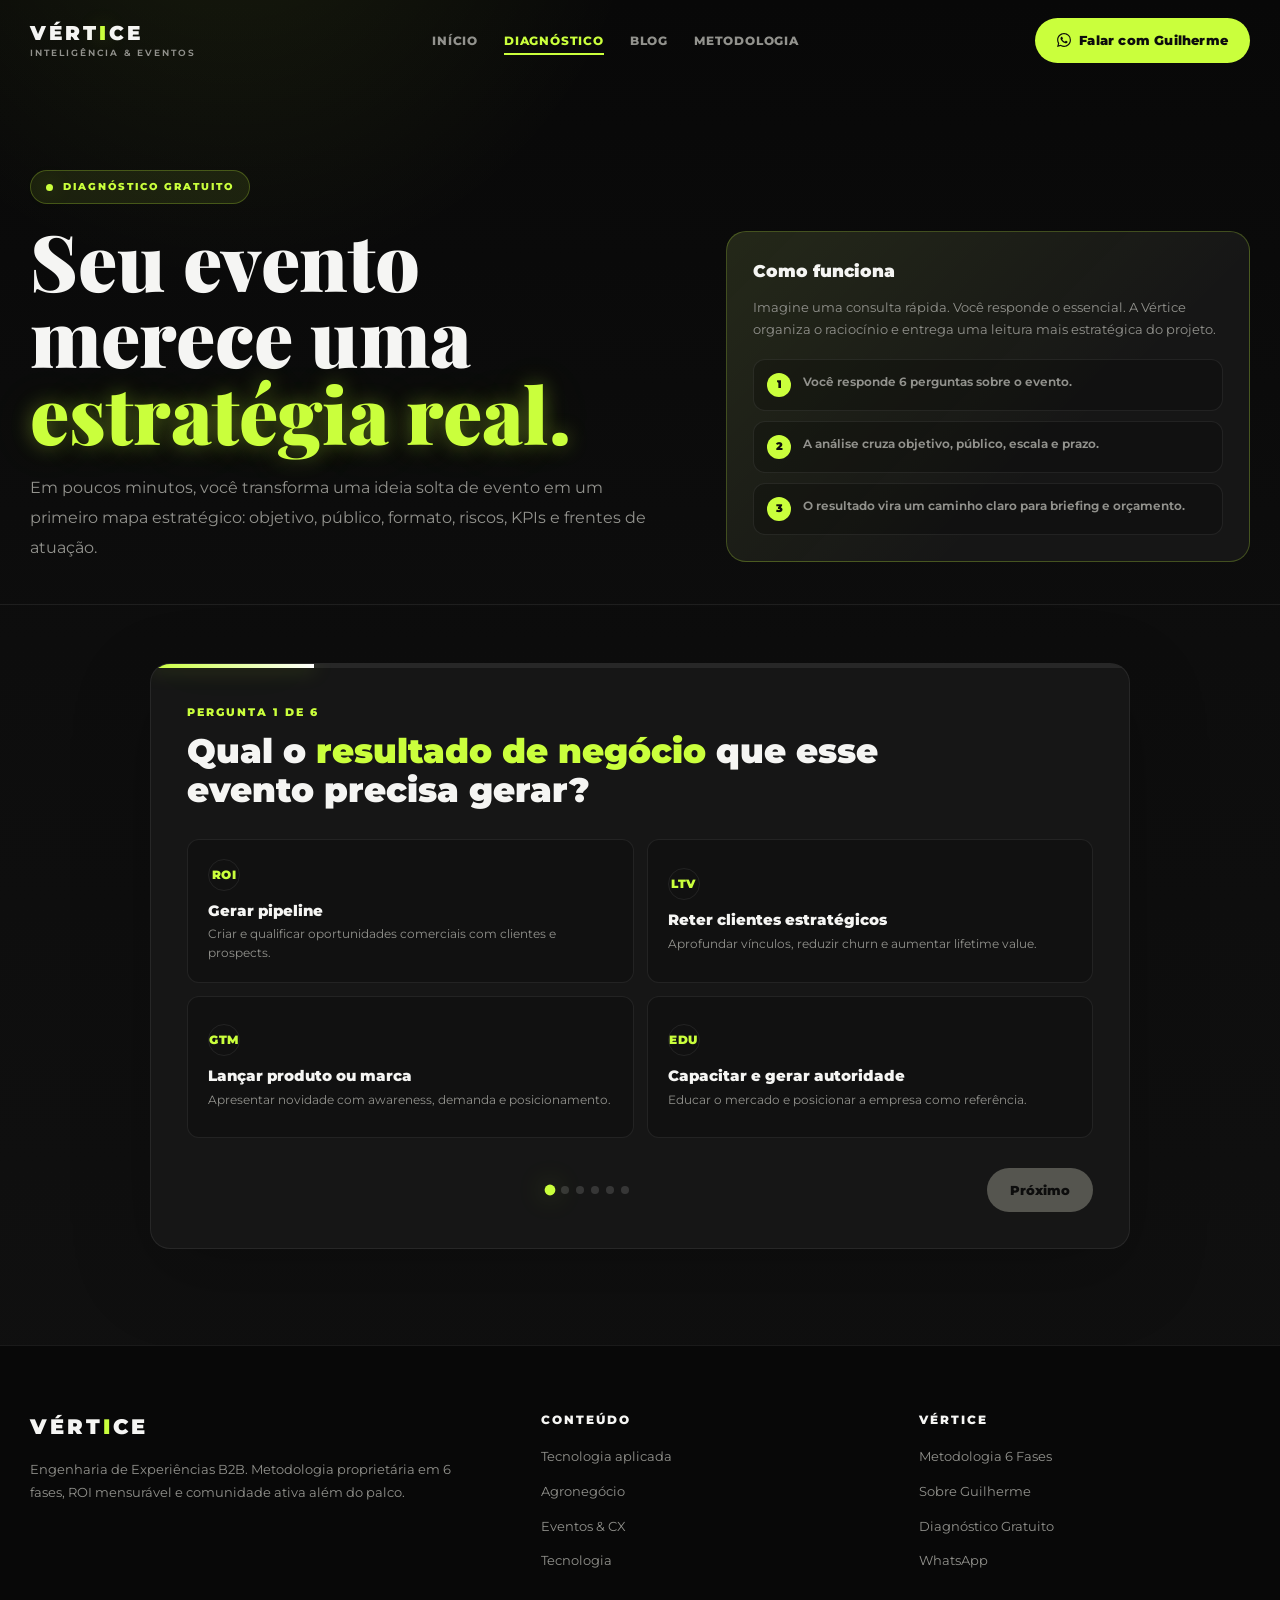
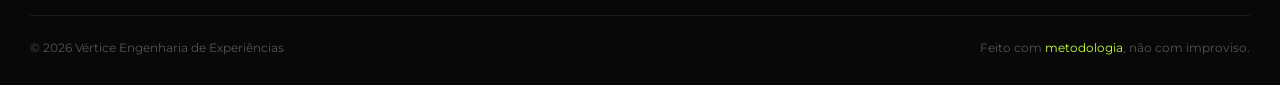
<file: diagnostico.html>
<!DOCTYPE html>
<html lang="pt-BR">
<head>
  <meta charset="UTF-8">
  <meta name="viewport" content="width=device-width, initial-scale=1.0">
  <meta name="description" content="Diagnóstico Vértice: 6 perguntas para transformar seu evento B2B em uma estratégia de negócio.">
  <title>Diagnóstico — Vértice Inteligência & Eventos</title>
  <link rel="preconnect" href="https://fonts.googleapis.com">
  <link rel="preconnect" href="https://fonts.gstatic.com" crossorigin>
  <link href="https://fonts.googleapis.com/css2?family=Montserrat:wght@300;400;500;600;700;800;900&family=Playfair+Display:ital,wght@0,700;0,900;1,700&display=swap" rel="stylesheet">
  <link rel="stylesheet" href="styles.css">
  <style>
    .diag-hero {
      padding: 92px 0 42px;
      border-bottom: 1px solid var(--border);
    }

    .diag-hero__grid {
      display: grid;
      grid-template-columns: minmax(0, 1.1fr) minmax(280px, 0.9fr);
      gap: 56px;
      align-items: end;
    }

    .diag-badge {
      display: inline-flex;
      align-items: center;
      gap: 10px;
      margin-bottom: 18px;
      padding: 8px 15px;
      border: 1px solid var(--border-neon);
      border-radius: 999px;
      background: var(--neon-dim);
      color: var(--neon);
      font-size: 10px;
      font-weight: 850;
      letter-spacing: 2px;
      text-transform: uppercase;
    }

    .diag-title {
      max-width: 850px;
      margin: 0;
      font-family: var(--font-display);
      font-size: clamp(42px, 7vw, 78px);
      font-weight: 900;
      letter-spacing: 0;
      line-height: 0.98;
    }

    .diag-title span {
      color: var(--neon);
      text-shadow: var(--neon-glow);
    }

    .diag-copy {
      max-width: 690px;
      margin: 22px 0 0;
      color: var(--text-muted);
      font-size: 16px;
      line-height: 1.85;
    }

    .diag-panel {
      padding: 26px;
      background:
        linear-gradient(135deg, rgba(202, 255, 60, 0.08), transparent 65%),
        var(--bg-card);
      border: 1px solid var(--border-neon);
      border-radius: var(--radius-lg);
    }

    .diag-panel h2 {
      margin: 0 0 10px;
      font-size: 17px;
      font-weight: 900;
    }

    .diag-panel p {
      margin: 0;
      color: var(--text-muted);
      font-size: 13px;
      line-height: 1.75;
    }

    .diag-panel__steps {
      display: grid;
      gap: 10px;
      margin-top: 18px;
    }

    .diag-panel__step {
      display: flex;
      gap: 12px;
      align-items: flex-start;
      padding: 13px;
      border: 1px solid var(--border);
      border-radius: var(--radius);
      background: rgba(0, 0, 0, 0.22);
    }

    .diag-panel__step strong {
      display: grid;
      place-items: center;
      width: 24px;
      height: 24px;
      flex: 0 0 24px;
      border-radius: 50%;
      background: var(--neon);
      color: #0d0d0d;
      font-size: 11px;
      font-weight: 950;
    }

    .diag-panel__step span {
      color: var(--text-muted);
      font-size: 12px;
      font-weight: 650;
      line-height: 1.55;
    }

    .diag-section {
      padding: 58px 0 96px;
    }

    .diag-shell {
      max-width: 980px;
      margin: 0 auto;
    }

    .wizard-wrap {
      overflow: hidden;
      background: var(--bg-card);
      border: 1px solid var(--border);
      border-radius: var(--radius-lg);
      box-shadow: 0 24px 80px rgba(0, 0, 0, 0.22);
    }

    .wizard-progress {
      height: 4px;
      background: var(--border);
    }

    .wizard-progress-fill {
      width: 16.666%;
      height: 100%;
      background: linear-gradient(90deg, var(--neon), #fff);
      box-shadow: var(--neon-glow);
      transition: width 420ms ease;
    }

    .wizard-body {
      padding: 36px;
    }

    .step {
      display: none;
      animation: fadeStep 360ms ease;
    }

    .step.active {
      display: block;
    }

    @keyframes fadeStep {
      from {
        opacity: 0;
        transform: translateY(12px);
      }
      to {
        opacity: 1;
        transform: none;
      }
    }

    .step-count {
      margin-bottom: 10px;
      color: var(--neon);
      font-size: 11px;
      font-weight: 850;
      letter-spacing: 2px;
      text-transform: uppercase;
    }

    .step-question {
      max-width: 760px;
      margin: 0 0 28px;
      font-size: clamp(22px, 3.4vw, 34px);
      font-weight: 900;
      letter-spacing: 0;
      line-height: 1.16;
    }

    .step-question span {
      color: var(--neon);
    }

    .options-grid {
      display: grid;
      grid-template-columns: repeat(2, minmax(0, 1fr));
      gap: 13px;
    }

    .opt-btn {
      min-height: 142px;
      padding: 19px 20px;
      border: 1px solid var(--border);
      border-radius: var(--radius);
      background: var(--bg-2);
      color: inherit;
      text-align: left;
      cursor: pointer;
      transition: background var(--tr), border-color var(--tr), transform var(--tr);
    }

    .opt-btn:hover {
      border-color: var(--border-neon);
      background: var(--neon-dim);
      transform: translateY(-2px);
    }

    .opt-btn.selected {
      border-color: var(--neon);
      background: var(--neon-dim);
      box-shadow: inset 0 0 0 1px rgba(202, 255, 60, 0.12);
    }

    .opt-icon {
      display: inline-flex;
      align-items: center;
      justify-content: center;
      min-width: 32px;
      height: 32px;
      margin-bottom: 11px;
      border: 1px solid var(--border);
      border-radius: 999px;
      color: var(--neon);
      font-size: 12px;
      font-weight: 950;
      letter-spacing: 0.5px;
    }

    .opt-label {
      display: block;
      margin-bottom: 5px;
      color: var(--text);
      font-size: 15px;
      font-weight: 850;
      line-height: 1.25;
    }

    .opt-desc {
      display: block;
      color: var(--text-muted);
      font-size: 12px;
      line-height: 1.55;
    }

    .step-nav {
      display: flex;
      align-items: center;
      justify-content: space-between;
      gap: 18px;
      margin-top: 30px;
    }

    .step-dots {
      display: flex;
      gap: 7px;
      align-items: center;
      justify-content: center;
    }

    .step-dot {
      width: 8px;
      height: 8px;
      border-radius: 50%;
      background: var(--border-strong);
      transition: background var(--tr), transform var(--tr), box-shadow var(--tr);
    }

    .step-dot.done,
    .step-dot.current {
      background: var(--neon);
    }

    .step-dot.current {
      transform: scale(1.35);
      box-shadow: var(--neon-glow);
    }

    .btn-back,
    .btn-next {
      min-height: 44px;
      padding: 12px 23px;
      border-radius: 999px;
      font-size: 13px;
      font-weight: 850;
      cursor: pointer;
      transition: background var(--tr), border-color var(--tr), color var(--tr), transform var(--tr), box-shadow var(--tr);
    }

    .btn-back {
      border: 1px solid var(--border);
      background: transparent;
      color: var(--text-muted);
    }

    .btn-back:hover {
      color: var(--text);
      border-color: var(--border-strong);
    }

    .btn-next {
      background: var(--neon);
      color: #0d0d0d;
    }

    .btn-next:hover {
      background: #fff;
      box-shadow: var(--neon-glow);
      transform: translateY(-2px);
    }

    .btn-next:disabled {
      background: var(--text-dim);
      box-shadow: none;
      cursor: not-allowed;
      transform: none;
    }

    .result-panel {
      display: none;
      padding: 0;
    }

    .result-panel.show {
      display: block;
      animation: fadeStep 420ms ease;
    }

    .result-loading,
    .result-error {
      padding: 54px 28px;
      text-align: center;
    }

    .spinner {
      width: 48px;
      height: 48px;
      margin: 0 auto 20px;
      border: 3px solid var(--border);
      border-top-color: var(--neon);
      border-radius: 50%;
      animation: spin 850ms linear infinite;
    }

    @keyframes spin {
      to {
        transform: rotate(360deg);
      }
    }

    .result-loading p,
    .result-error p {
      max-width: 560px;
      margin: 0 auto 8px;
      color: var(--text-muted);
      font-size: 15px;
      line-height: 1.7;
    }

    .result-loading small,
    .result-error small {
      color: var(--text-dim);
      font-size: 12px;
    }

    .loading-note {
      display: inline-flex;
      align-items: center;
      gap: 8px;
      margin-top: 18px;
      color: var(--neon);
      font-size: 12px;
      font-weight: 800;
    }

    .result-error {
      display: none;
    }

    .result-error.show {
      display: block;
    }

    .result-error__icon {
      margin-bottom: 10px;
      color: var(--neon);
      font-size: 34px;
      font-weight: 950;
    }

    .result-content {
      display: none;
    }

    .result-content.show {
      display: block;
    }

    .result-hero {
      padding: 30px 36px 26px;
      background: linear-gradient(135deg, rgba(202, 255, 60, 0.08), transparent 70%);
      border-bottom: 1px solid var(--border);
    }

    .result-tags {
      display: flex;
      flex-wrap: wrap;
      gap: 8px;
      margin-bottom: 14px;
    }

    .result-tag {
      display: inline-flex;
      align-items: center;
      gap: 6px;
      padding: 5px 12px;
      border: 1px solid var(--border-neon);
      border-radius: 999px;
      background: var(--neon-dim);
      color: var(--neon);
      font-size: 10px;
      font-weight: 850;
      letter-spacing: 1px;
      text-transform: uppercase;
    }

    .result-tag.green {
      border-color: rgba(82, 214, 138, 0.24);
      background: rgba(82, 214, 138, 0.09);
      color: var(--success);
    }

    .result-hero h2 {
      margin: 0 0 8px;
      font-size: clamp(22px, 3.6vw, 34px);
      font-weight: 950;
      letter-spacing: 0;
      line-height: 1.12;
    }

    .result-hero p {
      margin: 0;
      color: var(--neon);
      font-size: 14px;
      font-weight: 750;
      line-height: 1.55;
    }

    .result-body {
      display: grid;
      gap: 24px;
      padding: 30px 36px 36px;
    }

    .result-block h3 {
      margin: 0 0 10px;
      color: var(--text);
      font-size: 11px;
      font-weight: 900;
      letter-spacing: 2px;
      text-transform: uppercase;
    }

    .result-block p {
      margin: 0;
      color: var(--text-muted);
      font-size: 14px;
      line-height: 1.85;
    }

    .highlight-box {
      padding: 20px;
      border: 1px solid var(--border-neon);
      border-radius: var(--radius);
      background: var(--neon-dim);
    }

    .highlight-box p {
      color: var(--text);
      font-weight: 700;
      line-height: 1.7;
    }

    .result-grid {
      display: grid;
      grid-template-columns: repeat(2, minmax(0, 1fr));
      gap: 14px;
    }

    .result-card {
      padding: 18px;
      border: 1px solid var(--border);
      border-radius: var(--radius);
      background: var(--bg);
    }

    .result-card__title {
      display: flex;
      align-items: center;
      gap: 10px;
      margin-bottom: 8px;
      color: var(--text);
      font-size: 13px;
      font-weight: 900;
    }

    .result-card__title span {
      display: grid;
      place-items: center;
      width: 26px;
      height: 26px;
      border: 1px solid var(--border-neon);
      border-radius: 50%;
      color: var(--neon);
      font-size: 11px;
      font-weight: 950;
    }

    .result-card p,
    .result-card li {
      color: var(--text-muted);
      font-size: 12px;
      line-height: 1.65;
    }

    .result-card p {
      margin: 0 0 10px;
    }

    .deliverable {
      display: block;
      padding: 7px 10px;
      border-radius: 8px;
      background: var(--neon-dim);
      color: var(--neon);
      font-size: 11px;
      font-weight: 800;
      line-height: 1.45;
    }

    .result-list {
      display: grid;
      gap: 8px;
      margin: 0;
      padding: 0;
      list-style: none;
    }

    .result-list li {
      position: relative;
      padding: 11px 12px 11px 34px;
      border: 1px solid var(--border);
      border-radius: 10px;
      background: var(--bg-card);
    }

    .result-list li::before {
      content: "";
      position: absolute;
      top: 17px;
      left: 14px;
      width: 7px;
      height: 7px;
      border-radius: 50%;
      background: var(--neon);
      box-shadow: var(--neon-glow);
    }

    .result-split {
      display: grid;
      grid-template-columns: 1fr 1fr;
      gap: 14px;
    }

    .risk-box {
      border-color: rgba(255, 112, 112, 0.25);
      background: rgba(255, 112, 112, 0.06);
    }

    .risk-box h3 {
      color: var(--danger);
    }

    .cta-row {
      display: flex;
      align-items: center;
      gap: 12px;
      flex-wrap: wrap;
      padding-top: 24px;
      border-top: 1px solid var(--border);
    }

    .restart-btn {
      background: transparent;
      color: var(--text-dim);
      font-size: 12px;
      font-weight: 800;
      cursor: pointer;
    }

    .restart-btn:hover {
      color: var(--text-muted);
    }

    @media (max-width: 980px) {
      .diag-hero__grid,
      .result-grid,
      .result-split {
        grid-template-columns: 1fr;
      }
    }

    @media (max-width: 720px) {
      .diag-hero {
        padding-top: 72px;
      }

      .wizard-body,
      .result-hero,
      .result-body {
        padding-inline: 20px;
      }

      .options-grid {
        grid-template-columns: 1fr;
      }

      .step-nav {
        display: grid;
        grid-template-columns: 1fr;
      }

      .step-dots {
        order: -1;
      }
    }
  </style>
</head>
<body>
  <div data-component="header"></div>

  <main class="page-shell">
    <section class="diag-hero">
      <div class="container diag-hero__grid">
        <div>
          <div class="diag-badge reveal"><span class="pulse-dot"></span> Diagnóstico gratuito</div>
          <h1 class="diag-title reveal d1">Seu evento merece uma <span>estratégia real.</span></h1>
          <p class="diag-copy reveal d2">
            Em poucos minutos, você transforma uma ideia solta de evento em um primeiro mapa estratégico: objetivo, público, formato, riscos, KPIs e frentes de atuação.
          </p>
        </div>

        <aside class="diag-panel reveal d3">
          <h2>Como funciona</h2>
          <p>Imagine uma consulta rápida. Você responde o essencial. A Vértice organiza o raciocínio e entrega uma leitura mais estratégica do projeto.</p>
          <div class="diag-panel__steps">
            <div class="diag-panel__step"><strong>1</strong><span>Você responde 6 perguntas sobre o evento.</span></div>
            <div class="diag-panel__step"><strong>2</strong><span>A análise cruza objetivo, público, escala e prazo.</span></div>
            <div class="diag-panel__step"><strong>3</strong><span>O resultado vira um caminho claro para briefing e orçamento.</span></div>
          </div>
        </aside>
      </div>
    </section>

    <section class="diag-section">
      <div class="container">
        <div class="diag-shell">
          <div class="wizard-wrap reveal">
            <div class="wizard-progress">
              <div class="wizard-progress-fill" id="progressFill"></div>
            </div>

            <div class="wizard-body" id="wizardSteps">
              <div class="step active" data-step="1">
                <div class="step-count">Pergunta 1 de 6</div>
                <h2 class="step-question">Qual o <span>resultado de negócio</span> que esse evento precisa gerar?</h2>
                <div class="options-grid">
                  <button class="opt-btn" data-val="gerar pipeline e novas oportunidades comerciais mensuráveis"><span class="opt-icon">ROI</span><span class="opt-label">Gerar pipeline</span><span class="opt-desc">Criar e qualificar oportunidades comerciais com clientes e prospects.</span></button>
                  <button class="opt-btn" data-val="retenção e fortalecimento de clientes estratégicos existentes"><span class="opt-icon">LTV</span><span class="opt-label">Reter clientes estratégicos</span><span class="opt-desc">Aprofundar vínculos, reduzir churn e aumentar lifetime value.</span></button>
                  <button class="opt-btn" data-val="lançamento e posicionamento de produto ou serviço no mercado"><span class="opt-icon">GTM</span><span class="opt-label">Lançar produto ou marca</span><span class="opt-desc">Apresentar novidade com awareness, demanda e posicionamento.</span></button>
                  <button class="opt-btn" data-val="capacitação técnica e educação do público com geração de autoridade"><span class="opt-icon">EDU</span><span class="opt-label">Capacitar e gerar autoridade</span><span class="opt-desc">Educar o mercado e posicionar a empresa como referência.</span></button>
                </div>
                <div class="step-nav">
                  <span></span>
                  <div class="step-dots" data-dots="1"></div>
                  <button class="btn-next" id="next1" disabled type="button" onclick="nextStep(1)">Próximo</button>
                </div>
              </div>

              <div class="step" data-step="2">
                <div class="step-count">Pergunta 2 de 6</div>
                <h2 class="step-question">Quem são as <span>pessoas que precisam ser impactadas</span>?</h2>
                <div class="options-grid">
                  <button class="opt-btn" data-val="executivos C-Level e diretores, tomadores de decisão estratégica e orçamentária"><span class="opt-icon">C</span><span class="opt-label">C-Level e diretores</span><span class="opt-desc">Quem aprova orçamento, estratégia e movimentos relevantes.</span></button>
                  <button class="opt-btn" data-val="gerentes, coordenadores e técnicos, influenciadores da decisão no dia a dia"><span class="opt-icon">OPS</span><span class="opt-label">Gerentes e técnicos</span><span class="opt-desc">Quem opera, recomenda e implementa as soluções.</span></button>
                  <button class="opt-btn" data-val="produtores rurais, cooperativas, distribuidores e técnicos do agronegócio"><span class="opt-icon">AG</span><span class="opt-label">Público do agronegócio</span><span class="opt-desc">Produtores, cooperados, distribuidores e consultores do campo.</span></button>
                  <button class="opt-btn" data-val="mix estratégico de múltiplos perfis de público com senioridades diferentes"><span class="opt-icon">MIX</span><span class="opt-label">Público misto</span><span class="opt-desc">Diferentes perfis e cargos no mesmo evento, exigindo segmentação.</span></button>
                </div>
                <div class="step-nav">
                  <button class="btn-back" type="button" onclick="prevStep(2)">Voltar</button>
                  <div class="step-dots" data-dots="2"></div>
                  <button class="btn-next" id="next2" disabled type="button" onclick="nextStep(2)">Próximo</button>
                </div>
              </div>

              <div class="step" data-step="3">
                <div class="step-count">Pergunta 3 de 6</div>
                <h2 class="step-question">Qual o <span>formato e duração</span> do evento?</h2>
                <div class="options-grid">
                  <button class="opt-btn" data-val="evento presencial de 1 dia, alta intensidade, foco em imersão e decisão"><span class="opt-icon">1D</span><span class="opt-label">1 dia presencial</span><span class="opt-desc">Imersão intensa, decisões rápidas e alto impacto por hora.</span></button>
                  <button class="opt-btn" data-val="evento presencial de 2 a 3 dias, convivência profunda, networking e conteúdo denso"><span class="opt-icon">3D</span><span class="opt-label">2 a 3 dias presencial</span><span class="opt-desc">Convivência, aprofundamento e dinâmicas de relacionamento.</span></button>
                  <button class="opt-btn" data-val="evento híbrido ou online, alcance ampliado com participação presencial âncora"><span class="opt-icon">ON</span><span class="opt-label">Híbrido ou online</span><span class="opt-desc">Presença física e digital para ampliar alcance geográfico.</span></button>
                  <button class="opt-btn" data-val="visita técnica, field trip ou dia de campo, experiência in loco no ambiente do cliente"><span class="opt-icon">FT</span><span class="opt-label">Field trip ou dia de campo</span><span class="opt-desc">Vivência real, demonstração prática e alta memorabilidade.</span></button>
                </div>
                <div class="step-nav">
                  <button class="btn-back" type="button" onclick="prevStep(3)">Voltar</button>
                  <div class="step-dots" data-dots="3"></div>
                  <button class="btn-next" id="next3" disabled type="button" onclick="nextStep(3)">Próximo</button>
                </div>
              </div>

              <div class="step" data-step="4">
                <div class="step-count">Pergunta 4 de 6</div>
                <h2 class="step-question">Quantas <span>pessoas</span> você quer impactar?</h2>
                <div class="options-grid">
                  <button class="opt-btn" data-val="até 40 pessoas, evento exclusivo de alta curadoria e profundidade"><span class="opt-icon">40</span><span class="opt-label">Até 40 pessoas</span><span class="opt-desc">Máxima exclusividade e público escolhido a dedo.</span></button>
                  <button class="opt-btn" data-val="40 a 150 pessoas, escala com personalização e equilíbrio entre impacto e profundidade"><span class="opt-icon">150</span><span class="opt-label">40 a 150 pessoas</span><span class="opt-desc">Alcance significativo sem perder qualidade individual.</span></button>
                  <button class="opt-btn" data-val="150 a 400 pessoas, evento de grande impacto, produção robusta e múltiplas trilhas"><span class="opt-icon">400</span><span class="opt-label">150 a 400 pessoas</span><span class="opt-desc">Evento corporativo robusto com trilhas e ativações simultâneas.</span></button>
                  <button class="opt-btn" data-val="mais de 400 pessoas, mega evento com alta visibilidade e complexidade operacional elevada"><span class="opt-icon">400+</span><span class="opt-label">Mais de 400 pessoas</span><span class="opt-desc">Congresso, convenção ou evento de setor com alta complexidade.</span></button>
                </div>
                <div class="step-nav">
                  <button class="btn-back" type="button" onclick="prevStep(4)">Voltar</button>
                  <div class="step-dots" data-dots="4"></div>
                  <button class="btn-next" id="next4" disabled type="button" onclick="nextStep(4)">Próximo</button>
                </div>
              </div>

              <div class="step" data-step="5">
                <div class="step-count">Pergunta 5 de 6</div>
                <h2 class="step-question">Vocês já têm <span>tema e narrativa</span> definidos?</h2>
                <div class="options-grid">
                  <button class="opt-btn" data-val="sim, já temos tema, identidade visual e narrativa central definidos"><span class="opt-icon">OK</span><span class="opt-label">Sim, tema definido</span><span class="opt-desc">Já existe nome, conceito e identidade, falta estratégia e execução.</span></button>
                  <button class="opt-btn" data-val="temos uma direção geral mas sem tema ou narrativa estruturada"><span class="opt-icon">DIR</span><span class="opt-label">Direção, sem tema</span><span class="opt-desc">Existe intenção, mas ainda não há conceito criativo amarrado.</span></button>
                  <button class="opt-btn" data-val="evento recorrente com histórico, precisamos renovar o conceito e manter relevância"><span class="opt-icon">REP</span><span class="opt-label">Evento recorrente</span><span class="opt-desc">Já aconteceu antes e precisa evoluir sem perder o que funciona.</span></button>
                  <button class="opt-btn" data-val="primeira vez realizando esse tipo de evento, partindo do zero em tudo"><span class="opt-icon">NEW</span><span class="opt-label">Primeira edição</span><span class="opt-desc">Ainda sem histórico, com oportunidade de construir do jeito certo.</span></button>
                </div>
                <div class="step-nav">
                  <button class="btn-back" type="button" onclick="prevStep(5)">Voltar</button>
                  <div class="step-dots" data-dots="5"></div>
                  <button class="btn-next" id="next5" disabled type="button" onclick="nextStep(5)">Próximo</button>
                </div>
              </div>

              <div class="step" data-step="6">
                <div class="step-count">Pergunta 6 de 6</div>
                <h2 class="step-question">Qual o <span>prazo</span> que você tem?</h2>
                <div class="options-grid">
                  <button class="opt-btn" data-val="menos de 45 dias, modo emergência e execução imediata com o que é possível"><span class="opt-icon">45-</span><span class="opt-label">Menos de 45 dias</span><span class="opt-desc">Urgente, priorizando o essencial para garantir entrega com qualidade.</span></button>
                  <button class="opt-btn" data-val="45 a 90 dias, prazo apertado mas viável com processo acelerado"><span class="opt-icon">90</span><span class="opt-label">45 a 90 dias</span><span class="opt-desc">Pressionado, mas com espaço para estrutura e método.</span></button>
                  <button class="opt-btn" data-val="3 a 6 meses, prazo confortável para planejamento estratégico completo"><span class="opt-icon">6M</span><span class="opt-label">3 a 6 meses</span><span class="opt-desc">Tempo para executar as fases com mais profundidade.</span></button>
                  <button class="opt-btn" data-val="mais de 6 meses ou fase de planejamento inicial, oportunidade de começar do jeito certo"><span class="opt-icon">6M+</span><span class="opt-label">Mais de 6 meses</span><span class="opt-desc">Condição ideal para construir briefing, narrativa e herança D+90.</span></button>
                </div>
                <div class="step-nav">
                  <button class="btn-back" type="button" onclick="prevStep(6)">Voltar</button>
                  <div class="step-dots" data-dots="6"></div>
                  <button class="btn-next" id="next6" disabled type="button" onclick="submitDiagnostic()">Gerar diagnóstico</button>
                </div>
              </div>
            </div>

            <div class="result-panel" id="resultPanel">
              <div class="result-loading" id="resultLoading">
                <div class="spinner"></div>
                <p>Construindo sua análise estratégica personalizada...</p>
                <small>Metodologia Vértice aplicada ao seu contexto.</small>
                <div class="loading-note"><span class="pulse-dot"></span><span id="loadingMsg">Lendo seu cenário...</span></div>
              </div>

              <div class="result-error" id="resultError">
                <div class="result-error__icon">VT</div>
                <p id="resultErrorText">A análise avançada ainda não está configurada. Mesmo assim, seu briefing já está organizado para virar uma conversa objetiva.</p>
                <a class="btn btn-primary" id="fallbackWhatsapp" target="_blank" rel="noopener" href="https://wa.me/5542998417890">Enviar briefing no WhatsApp</a>
                <button class="restart-btn" type="button" onclick="restartWizard()" style="display:block;margin:18px auto 0;">Refazer diagnóstico</button>
                <small>Modo de análise avançada ainda não configurado neste navegador.</small>
              </div>

              <div class="result-content" id="resultContent"></div>
            </div>
          </div>
        </div>
      </div>
    </section>
  </main>

  <div data-component="footer"></div>
  <script src="components.js"></script>
  <script>
    "use strict";

    const TOTAL_STEPS = 6;
    const answers = {};
    let currentStep = 1;

    document.addEventListener("DOMContentLoaded", () => {
      renderDots();
      setupOptions();
      updateProgress();
    });

    function setupOptions() {
      document.querySelectorAll(".opt-btn").forEach((button) => {
        button.addEventListener("click", () => {
          const step = button.closest(".step");
          const stepNum = Number(step.dataset.step);
          step.querySelectorAll(".opt-btn").forEach((item) => item.classList.remove("selected"));
          button.classList.add("selected");
          answers[stepNum] = button.dataset.val;
          document.getElementById(`next${stepNum}`).disabled = false;
        });
      });
    }

    function renderDots() {
      document.querySelectorAll("[data-dots]").forEach((wrap) => {
        const step = Number(wrap.dataset.dots);
        wrap.innerHTML = Array.from({ length: TOTAL_STEPS }, (_, index) => {
          const number = index + 1;
          const cls = number < step ? "done" : number === step ? "current" : "";
          return `<span class="step-dot ${cls}"></span>`;
        }).join("");
      });
    }

    function updateProgress() {
      document.getElementById("progressFill").style.width = `${(currentStep / TOTAL_STEPS) * 100}%`;
    }

    function showStep(step) {
      document.querySelectorAll(".step").forEach((item) => item.classList.toggle("active", Number(item.dataset.step) === step));
      currentStep = step;
      updateProgress();
      document.querySelector(".wizard-wrap").scrollIntoView({ behavior: "smooth", block: "start" });
    }

    function nextStep(step) {
      if (!answers[step]) return;
      showStep(step + 1);
    }

    function prevStep(step) {
      showStep(step - 1);
    }

    async function submitDiagnostic() {
      if (!answers[6]) return;

      document.getElementById("wizardSteps").style.display = "none";
      document.getElementById("resultPanel").classList.add("show");
      document.getElementById("resultLoading").style.display = "block";
      document.getElementById("resultError").classList.remove("show");
      document.getElementById("resultContent").classList.remove("show");
      document.getElementById("resultContent").innerHTML = "";

      const whatsappMessage = buildWhatsappMessage();
      document.getElementById("fallbackWhatsapp").href = `${window.Vertice?.whatsappUrl || "https://wa.me/5542998417890"}?text=${encodeURIComponent(whatsappMessage)}`;
      document.getElementById("loadingMsg").textContent = "Lendo sinais de mercado do dia...";
      const marketContext = await loadDiagnosticMarketContext();

      const messages = [
        "Lendo seu cenário de evento...",
        "Cruzando objetivo, público e escala...",
        "Mapeando riscos comerciais...",
        "Aplicando a metodologia Vértice...",
        "Desenhando frentes de atuação...",
        "Finalizando próximos passos..."
      ];

      let index = 0;
      const interval = setInterval(() => {
        if (index < messages.length) document.getElementById("loadingMsg").textContent = messages[index++];
      }, 760);

      try {
        const response = await fetch("/.netlify/functions/diagnostic", {
          method: "POST",
          headers: {
            "Content-Type": "application/json"
          },
          body: JSON.stringify({
            answers,
            marketContext
          })
        });

        clearInterval(interval);
        if (!response.ok) {
          const error = await response.json().catch(() => ({}));
          throw new Error(error.error?.message || "Não foi possível gerar a análise agora.");
        }

        const data = await response.json();
        renderResult(data);
      } catch (error) {
        clearInterval(interval);
        document.getElementById("resultLoading").style.display = "none";
        renderLocalDiagnostic(marketContext);
      }
    }

    async function loadDiagnosticMarketContext() {
      const market = {
        available: false,
        date: new Date().toLocaleDateString("pt-BR"),
        usd: null,
        usdPct: null,
        soja: null,
        sojaPct: null,
        milho: null,
        milhoPct: null,
        sources: []
      };

      try {
        const snapshotResponse = await fetch("/.netlify/functions/market", { signal: AbortSignal.timeout(9000) });
        if (snapshotResponse.ok) {
          const snapshot = await snapshotResponse.json();
          const usd = snapshot.currencies?.usd;
          const soja = snapshot.commodities?.soja;
          const milho = snapshot.commodities?.milho;

          if (usd?.brl) {
            market.usd = usd.brl;
            market.usdPct = usd.pct || 0;
            market.available = true;
            market.sources.push(`câmbio: ${snapshot.sources?.currencies || "Banco Central PTAX"}`);
          }

          if (soja?.brlPerBag) {
            market.soja = soja.brlPerBag;
            market.sojaPct = soja.pct || 0;
            market.available = true;
            market.sources.push("soja: Yahoo Finance/CBOT");
          }

          if (milho?.brlPerBag) {
            market.milho = milho.brlPerBag;
            market.milhoPct = milho.pct || 0;
            market.available = true;
            market.sources.push("milho: Yahoo Finance/CBOT");
          }

          if (market.available) return market;
        }
      } catch {
        // O diagnóstico não depende de cotação para entregar valor.
      }

      return market;
    }

    function marketSummary(market) {
      if (!market?.available) return "Dados de mercado indisponíveis no momento da análise.";
      const parts = [];
      if (Number.isFinite(market.usd)) parts.push(`Dólar em R$${market.usd.toFixed(2)} (${formatSignedPct(market.usdPct)})`);
      if (Number.isFinite(market.soja)) parts.push(`soja estimada em R$${market.soja.toFixed(0)}/sc (${formatSignedPct(market.sojaPct)})`);
      if (Number.isFinite(market.milho)) parts.push(`milho estimado em R$${market.milho.toFixed(0)}/sc (${formatSignedPct(market.milhoPct)})`);
      const sources = market.sources?.length ? ` Fontes: ${[...new Set(market.sources)].join("; ")}.` : "";
      return parts.length ? `${parts.join("; ")}.${sources}` : "Dados de mercado parcialmente indisponíveis.";
    }

    function formatSignedPct(value) {
      const number = Number.isFinite(value) ? value : 0;
      return `${number > 0 ? "+" : ""}${number.toFixed(2)}%`;
    }

    function buildPrompt(marketContext) {
      return `Você é Guilherme Almeida, fundador da Vértice Engenharia de Experiências, especialista em eventos B2B com metodologia em 6 fases: Qualificação, Diagnóstico Integrado, Conceito & Narrativa, Engenharia de Conteúdo, Execução Operacional e Herança & KPIs.

BRIEFING:
- Resultado esperado: ${answers[1]}
- Público-alvo: ${answers[2]}
- Formato e duração: ${answers[3]}
- Escala: ${answers[4]}
- Maturidade criativa: ${answers[5]}
- Prazo disponível: ${answers[6]}

SINAIS DE MERCADO DO DIA, APENAS COMO CONTEXTO:
${marketSummary(marketContext)}

Gere um diagnóstico estratégico que mostre entendimento real do cenário e vontade de avançar para orçamento.
O centro da análise deve ser técnico: objetivo comercial, público, narrativa, jornada, risco operacional, régua D+90 e KPIs.
Use os sinais de mercado em uma seção específica, mas não dependa deles para a qualidade do diagnóstico. Não force conclusões financeiras; conecte os dados apenas a timing, humor do cliente, pauta de conteúdo, relacionamento e prioridade comercial.
Se algum dado estiver indisponível ou parecer instável, diga isso com elegância e entregue uma leitura estratégica mesmo assim.
O tom deve ser provocativo, premium e consultivo, como uma primeira reunião com um especialista experiente.

Responda SOMENTE com JSON válido:
{
  "titulo": "nome do diagnóstico em até 10 palavras",
  "subtitulo": "1 frase com o maior desafio ou oportunidade",
  "diagnostico_geral": "parágrafo de 4-5 linhas, específico ao briefing",
  "sinal_mercado": {
    "titulo": "título curto da leitura de mercado aplicada",
    "texto": "2-3 linhas conectando os dados do dia ao cenário escolhido pelo cliente",
    "implicacao": "1 ação ou cuidado para o evento considerando esse cenário"
  },
  "potencial_oculto": "insight que o cliente provavelmente não está vendo",
  "frentes": [
    {"codigo":"01","nome":"frente de atuação","descricao":"2 linhas específicas","entregavel":"entregável concreto"},
    {"codigo":"02","nome":"frente de atuação","descricao":"2 linhas específicas","entregavel":"entregável concreto"},
    {"codigo":"03","nome":"frente de atuação","descricao":"2 linhas específicas","entregavel":"entregável concreto"},
    {"codigo":"04","nome":"frente de atuação","descricao":"2 linhas específicas","entregavel":"entregável concreto"}
  ],
  "kpis_propostos": ["KPI 1 com meta", "KPI 2 com meta", "KPI 3 com meta"],
  "alerta_principal": "maior risco se o evento for feito sem metodologia",
  "promessa": "promessa Vértice para esse projeto em 2 linhas",
  "fase_entrada": "fase recomendada e justificativa",
  "proximos_passos": ["passo 1", "passo 2", "passo 3"]
}`;
    }

    function parseJsonPayload(raw) {
      const clean = String(raw || "")
        .replace(/```json\n?/g, "")
        .replace(/```\n?/g, "")
        .trim();

      try {
        return JSON.parse(clean);
      } catch {
        const start = clean.indexOf("{");
        const end = clean.lastIndexOf("}");
        if (start >= 0 && end > start) return JSON.parse(clean.slice(start, end + 1));
        throw new Error("JSON inválido na análise avançada.");
      }
    }

    function renderLocalDiagnostic(marketContext = {}) {
      const profile = buildDiagnosticProfile();
      const fronts = buildDynamicFronts(profile);
      const kpis = buildDynamicKpis(profile);
      const nextSteps = buildDynamicNextSteps(profile);

      const local = {
        titulo: profile.title,
        subtitulo: profile.subtitle,
        diagnostico_geral: buildDynamicAnalysis(profile),
        sinal_mercado: buildMarketSignal(profile, marketContext),
        potencial_oculto: profile.hiddenPotential,
        frentes: fronts,
        kpis_propostos: kpis,
        alerta_principal: profile.mainRisk,
        promessa: profile.promise,
        fase_entrada: profile.entryPhase,
        proximos_passos: nextSteps
      };
      renderResult(local);
    }

    function buildMarketSignal(profile, market) {
      if (!market?.available) {
        return {
          titulo: "Leitura estratégica do momento",
          texto: "Mesmo sem depender de cotação ao vivo, o cenário para eventos B2B é claro: o decisor está mais seletivo, compara melhor o uso do tempo e cobra utilidade antes de aceitar um convite.",
          implicacao: "A pauta precisa provar valor logo no convite: qual decisão o participante vai conseguir tomar melhor depois do evento?"
        };
      }

      const usd = Number.isFinite(market.usd) ? `dólar em R$${market.usd.toFixed(2)}` : "câmbio indisponível";
      const soja = Number.isFinite(market.soja) ? `soja em R$${market.soja.toFixed(0)}/sc` : "soja indisponível";
      const milho = Number.isFinite(market.milho) ? `milho em R$${market.milho.toFixed(0)}/sc` : "milho indisponível";
      const dollarTone = Number.isFinite(market.usdPct) && market.usdPct > 0 ? "câmbio pressionado para cima" : "câmbio sem pressão forte de alta";
      const soyTone = Number.isFinite(market.sojaPct)
        ? (market.sojaPct < 0 ? "soja em queda" : "soja sustentada")
        : "commodities sem leitura disponível";
      const sourceLine = market.sources?.length ? ` Fontes: ${[...new Set(market.sources)].join("; ")}.` : "";

      if (profile.isAgro || profile.isField) {
        return {
          titulo: "Leitura agro aplicada ao evento",
          texto: `Com ${usd}, ${soja} e ${milho}, o público do agro tende a ouvir melhor conversas que ligam tecnologia, margem e decisão prática. Se o encontro for de campo ou técnico, o dado de mercado deve aparecer como contexto da pauta, não como enfeite.${sourceLine}`,
          implicacao: `Inclua uma abertura curta conectando ${dollarTone} e ${soyTone} ao problema que o evento promete resolver.`
        };
      }

      if (profile.isPipeline) {
        return {
          titulo: "Mercado como gatilho comercial",
          texto: `Com ${usd} e ${soja}, o decisor tende a ficar mais seletivo antes de abrir agenda. Para um evento focado em pipeline, isso aumenta a importância de convite consultivo, prova de valor e follow-up rápido.${sourceLine}`,
          implicacao: "A régua comercial deve usar o contexto de mercado para justificar por que participar agora, não depois."
        };
      }

      if (profile.isRetention) {
        return {
          titulo: "Mercado como pauta de confiança",
          texto: `Em um cenário com ${usd}, ${soja} e ${milho}, clientes estratégicos valorizam fornecedores que ajudam a interpretar o momento. Para retenção, o evento pode funcionar como fórum de escuta e orientação.${sourceLine}`,
          implicacao: "Reserve um bloco para ouvir dores atuais dos clientes e transformar isso em plano D+90."
        };
      }

      if (profile.isLaunch) {
        return {
          titulo: "Timing de mercado para lançamento",
          texto: `Com ${usd}, qualquer lançamento precisa deixar claro impacto em eficiência, margem, risco ou produtividade. O mercado do dia ajuda a calibrar a mensagem: menos promessa genérica, mais utilidade concreta.${sourceLine}`,
          implicacao: "A narrativa do lançamento deve responder qual decisão fica mais fácil para o cliente neste contexto."
        };
      }

      return {
        titulo: "Mercado como contexto de autoridade",
        texto: `Com ${usd}, ${soja} e ${milho}, o conteúdo ganha força quando traduz cenário em decisão. Para autoridade, o evento precisa ajudar a audiência a interpretar o momento com clareza prática.${sourceLine}`,
        implicacao: "Abra a experiência com uma leitura de cenário e feche com ações aplicáveis para os participantes."
      };
    }

    function buildDiagnosticProfile() {
      const objective = answers[1] || "";
      const audience = answers[2] || "";
      const format = answers[3] || "";
      const scale = answers[4] || "";
      const maturity = answers[5] || "";
      const deadline = answers[6] || "";

      const isPipeline = has(objective, "pipeline", "oportunidades");
      const isRetention = has(objective, "retenção", "clientes estratégicos", "lifetime");
      const isLaunch = has(objective, "lançamento", "produto", "marca");
      const isEducation = has(objective, "capacitação", "educação", "autoridade");
      const isCLevel = has(audience, "c-level", "diretores");
      const isTechnical = has(audience, "gerentes", "técnicos", "influenciadores");
      const isAgro = has(audience, "produtores", "cooperativas", "agronegócio");
      const isMixed = has(audience, "mix estratégico", "múltiplos");
      const isOneDay = has(format, "1 dia");
      const isLong = has(format, "2 a 3 dias");
      const isHybrid = has(format, "híbrido", "online");
      const isField = has(format, "field", "campo", "visita técnica");
      const isSmall = has(scale, "até 40");
      const isMid = has(scale, "40 a 150");
      const isLarge = has(scale, "150 a 400");
      const isMega = has(scale, "mais de 400");
      const hasTheme = has(maturity, "já temos tema");
      const needsTheme = has(maturity, "sem tema", "construir do zero");
      const isRecurring = has(maturity, "recorrente", "histórico");
      const isFirst = has(maturity, "primeira vez", "primeira edição");
      const isUrgent = has(deadline, "menos de 45");
      const isTight = has(deadline, "45 a 90");
      const isComfortable = has(deadline, "3 a 6 meses");
      const isPlanning = has(deadline, "mais de 6 meses", "planejamento inicial");

      const objectiveLabel = isPipeline ? "pipeline" : isRetention ? "retenção" : isLaunch ? "lançamento" : "autoridade";
      const audienceLabel = isCLevel ? "decisores C-Level" : isAgro ? "público agro" : isMixed ? "público misto" : "público técnico";
      const formatLabel = isField ? "experiência de campo" : isHybrid ? "jornada híbrida" : isLong ? "imersão de vários dias" : "encontro presencial de alta intensidade";
      const urgencyLabel = isUrgent ? "modo emergência" : isTight ? "processo acelerado" : isComfortable ? "planejamento completo" : "construção estratégica antecipada";

      const titleMap = {
        pipeline: isSmall ? "Pipeline executivo de alta curadoria" : isLarge || isMega ? "Máquina de pipeline em escala" : "Evento desenhado para gerar pipeline",
        retenção: isCLevel ? "Experiência para reter contas estratégicas" : "Jornada de relacionamento e retenção",
        lançamento: hasTheme ? "Lançamento pronto para ganhar tração" : "Lançamento que ainda precisa de narrativa",
        autoridade: isTechnical || isAgro ? "Autoridade técnica com aplicação prática" : "Evento para construir autoridade real"
      };

      const subtitleMap = {
        pipeline: `O desafio é transformar presença qualificada em conversa comercial mensurável, sem deixar o evento virar apenas networking.`,
        retenção: `O centro do projeto é proteger relacionamento, aumentar confiança e criar próximos passos claros com clientes prioritários.`,
        lançamento: `O evento precisa fazer o mercado entender a novidade, acreditar no posicionamento e saber qual ação tomar depois.`,
        autoridade: `A oportunidade é converter conhecimento em preferência: educar o público e posicionar a marca como referência útil.`
      };

      const hiddenMap = {
        pipeline: isCLevel
          ? "O potencial escondido está em tratar cada convidado como uma conta estratégica: antes do evento, a jornada já deve preparar a conversa comercial que acontecerá depois."
          : "O potencial escondido está em transformar interações do evento em sinais de intenção: perguntas, presença em trilhas, temas de interesse e follow-up comercial.",
        retenção: "O potencial escondido está em usar o evento como fórum de escuta. Clientes estratégicos não querem só assistir; querem ser ouvidos, comparados e incluídos no futuro da solução.",
        lançamento: needsTheme
          ? "O potencial escondido está em criar uma narrativa antes da produção. Sem conceito, o lançamento corre o risco de explicar funcionalidades sem criar desejo ou urgência."
          : "O potencial escondido está em transformar o tema existente em uma jornada de adoção: do problema do cliente até o motivo concreto para experimentar a novidade.",
        autoridade: isAgro
          ? "O potencial escondido está em levar conteúdo técnico para o contexto real do produtor. Autoridade no agro nasce quando a recomendação parece aplicável no campo."
          : "O potencial escondido está em converter educação em confiança comercial. O público precisa sair sabendo mais e confiando mais em quem conduziu a conversa."
      };

      const riskMap = {
        pipeline: isUrgent
          ? "O maior risco é tentar acelerar tudo e cortar justamente a parte que gera conversão: lista certa, convite certo, pergunta certa e follow-up imediato."
          : "O maior risco é medir sucesso por sala cheia, mas não por oportunidades criadas, contas priorizadas e avanço real no funil.",
        retenção: "O maior risco é fazer um evento agradável para clientes importantes, mas sem escuta estruturada, sem plano de continuidade e sem evidência de valor percebido.",
        lançamento: needsTheme
          ? "O maior risco é produzir o evento antes de resolver a mensagem. Quando a narrativa nasce tarde, a experiência fica bonita, mas o posicionamento não fixa."
          : "O maior risco é tratar o lançamento como apresentação, e não como mudança de percepção. O público entende a novidade, mas não sente urgência para agir.",
        autoridade: "O maior risco é entregar conteúdo demais e decisão de menos. A audiência aprende, mas não entende qual próximo passo faz sentido com a sua marca."
      };

      const promiseMap = {
        pipeline: "A Vértice estrutura o evento como um sistema de geração de oportunidades: curadoria, narrativa, experiência e follow-up trabalhando para o mesmo indicador comercial.",
        retenção: "A Vértice desenha uma experiência para aprofundar confiança, capturar sinais de relacionamento e transformar presença em plano de continuidade com clientes-chave.",
        lançamento: "A Vértice conecta mensagem, jornada e execução para que o lançamento não seja só anúncio, mas um momento de posicionamento e tração comercial.",
        autoridade: "A Vértice transforma conhecimento em experiência: conteúdo claro, aplicação prática e relacionamento pós-evento para sustentar autoridade além do palco."
      };

      const entryPhase = needsTheme || isFirst
        ? "Conceito & Narrativa: antes de produzir, o projeto precisa encontrar a ideia central que organiza convite, conteúdo e experiência."
        : isUrgent
          ? "Qualificação: com prazo curto, a entrada precisa separar o essencial do desejável e proteger a entrega."
          : isRecurring
            ? "Diagnóstico Integrado: o histórico precisa ser lido para decidir o que manter, o que abandonar e o que renovar."
            : "Diagnóstico Integrado: é a fase que conecta objetivo, público, formato, riscos e indicadores antes da execução.";

      return {
        objective,
        audience,
        format,
        scale,
        maturity,
        deadline,
        isPipeline,
        isRetention,
        isLaunch,
        isEducation,
        isCLevel,
        isTechnical,
        isAgro,
        isMixed,
        isOneDay,
        isLong,
        isHybrid,
        isField,
        isSmall,
        isMid,
        isLarge,
        isMega,
        hasTheme,
        needsTheme,
        isRecurring,
        isFirst,
        isUrgent,
        isTight,
        isComfortable,
        isPlanning,
        objectiveLabel,
        audienceLabel,
        formatLabel,
        urgencyLabel,
        title: titleMap[objectiveLabel],
        subtitle: subtitleMap[objectiveLabel],
        hiddenPotential: hiddenMap[objectiveLabel],
        mainRisk: riskMap[objectiveLabel],
        promise: promiseMap[objectiveLabel],
        entryPhase
      };
    }

    function buildDynamicAnalysis(profile) {
      const scaleRead = profile.isSmall
        ? "A escala pequena favorece exclusividade, mas exige lista muito bem escolhida e conversas de alto valor."
        : profile.isMid
          ? "A escala intermediária permite alcance relevante sem perder personalização, desde que a jornada seja segmentada."
          : profile.isLarge
            ? "A escala grande pede governança de conteúdo, operação robusta e mecanismos para não diluir a experiência."
            : "A escala acima de 400 pessoas transforma o evento em plataforma: trilhas, comunicação e dados precisam operar como sistema.";

      const timingRead = profile.isUrgent
        ? "Como o prazo é menor que 45 dias, a prioridade é reduzir complexidade, proteger o essencial e evitar ambição que coloque a entrega em risco."
        : profile.isTight
          ? "Com 45 a 90 dias, existe espaço para método, mas decisões de conceito, lista e operação precisam acontecer em sequência curta."
          : profile.isComfortable
            ? "Com 3 a 6 meses, dá para construir a jornada completa com mais pesquisa, narrativa e régua pós-evento."
            : "Com mais de 6 meses, a vantagem é começar pelo desenho estratégico e não pela produção, criando mais precisão antes do investimento.";

      const audienceRead = profile.isCLevel
        ? "Como o público é executivo, a experiência precisa respeitar tempo, objetividade e densidade estratégica."
        : profile.isAgro
          ? "Como o público está no agro, a experiência precisa falar a língua da operação, da margem e da decisão prática."
          : profile.isMixed
            ? "Como o público é misto, a maior necessidade é segmentar mensagens e criar momentos diferentes para decisores, influenciadores e operação."
            : "Como o público é técnico e influenciador, a credibilidade nasce da profundidade, da demonstração e da utilidade real do conteúdo.";

      return `Seu projeto busca ${profile.objective}. O formato escolhido é ${profile.formatLabel}, voltado para ${profile.audienceLabel}. ${audienceRead} ${scaleRead} ${timingRead} O ponto central é desenhar o evento como uma jornada de decisão, não como uma agenda de atividades.`;
    }

    function buildDynamicFronts(profile) {
      const fronts = [];

      if (profile.isPipeline) {
        fronts.push({ codigo: "01", nome: "Curadoria comercial", descricao: "Definir quem precisa estar na sala, por qual motivo e com qual próximo passo esperado.", entregavel: "Matriz de contas, decisores e prioridade comercial." });
      } else if (profile.isRetention) {
        fronts.push({ codigo: "01", nome: "Mapa de contas estratégicas", descricao: "Separar clientes por valor, risco, influência e oportunidade de expansão.", entregavel: "Mapa de relacionamento e objetivo por conta." });
      } else if (profile.isLaunch) {
        fronts.push({ codigo: "01", nome: "Arquitetura de lançamento", descricao: "Conectar problema, novidade, prova e chamada para ação em uma narrativa única.", entregavel: "Mensagem central e roteiro de adoção." });
      } else {
        fronts.push({ codigo: "01", nome: "Autoridade aplicada", descricao: "Transformar conhecimento técnico em conteúdo útil, memorável e acionável.", entregavel: "Mapa de temas, dores e aplicações práticas." });
      }

      if (profile.needsTheme || profile.isFirst || profile.isLaunch) {
        fronts.push({ codigo: "02", nome: "Conceito e narrativa", descricao: "Criar a ideia central que organiza convite, palco, conteúdo, ambientação e pós-evento.", entregavel: "Nome, promessa narrativa e jornada do participante." });
      } else if (profile.isRecurring) {
        fronts.push({ codigo: "02", nome: "Renovação com histórico", descricao: "Preservar o que já funciona e redesenhar os pontos que perderam força ou diferenciação.", entregavel: "Diagnóstico da edição anterior e plano de evolução." });
      } else {
        fronts.push({ codigo: "02", nome: "Jornada de experiência", descricao: "Desenhar o percurso do participante antes, durante e depois do encontro.", entregavel: "Mapa de jornada e momentos de decisão." });
      }

      if (profile.isUrgent) {
        fronts.push({ codigo: "03", nome: "Operação essencial", descricao: "Reduzir escopo, travar decisões críticas e proteger a entrega em prazo curto.", entregavel: "Plano de execução acelerado e lista de cortes seguros." });
      } else if (profile.isMega || profile.isLarge || profile.isHybrid) {
        fronts.push({ codigo: "03", nome: "Governança de produção", descricao: "Organizar trilhas, canais, fornecedores, ensaios e contingências sem perder controle.", entregavel: "Cronograma mestre, matriz de responsabilidades e command center." });
      } else {
        fronts.push({ codigo: "03", nome: "Execução sem improviso", descricao: "Transformar conceito em produção com responsabilidades, prazos e contingências claras.", entregavel: "Checklist operacional e plano de qualidade." });
      }

      if (profile.isPipeline) {
        fronts.push({ codigo: "04", nome: "Follow-up de pipeline", descricao: "Converter presença em conversa comercial com cadência, dono e mensagem por conta.", entregavel: "Régua D+1, D+7 e D+30 com próximos passos." });
      } else if (profile.isRetention) {
        fronts.push({ codigo: "04", nome: "Herança de relacionamento", descricao: "Transformar escuta e convivência em plano de continuidade com clientes prioritários.", entregavel: "Plano D+90 por segmento de cliente." });
      } else if (profile.isLaunch) {
        fronts.push({ codigo: "04", nome: "Adoção pós-lançamento", descricao: "Criar continuidade para teste, demonstração, reunião comercial ou comunidade de early adopters.", entregavel: "Régua de ativação e conversão pós-evento." });
      } else {
        fronts.push({ codigo: "04", nome: "Comunidade e autoridade", descricao: "Estender o aprendizado para uma cadência de relacionamento e conteúdo depois do evento.", entregavel: "Plano de comunidade, conteúdos e indicadores D+90." });
      }

      return fronts;
    }

    function buildDynamicKpis(profile) {
      if (profile.isPipeline) {
        return [
          profile.isCLevel ? "Presença de pelo menos 70% das contas executivas convidadas" : "Taxa de presença qualificada acima de 65%",
          profile.isSmall ? "Agenda de follow-up individual para 100% dos participantes estratégicos" : "MQLs ou oportunidades registradas para pelo menos 35% dos participantes qualificados",
          "Primeiro contato comercial realizado em até 72 horas após o evento"
        ];
      }

      if (profile.isRetention) {
        return [
          "NPS de relacionamento acima de 85 entre clientes estratégicos",
          "Plano de continuidade definido para 100% das contas prioritárias",
          "Pelo menos 3 insights acionáveis de cliente transformados em pauta interna"
        ];
      }

      if (profile.isLaunch) {
        return [
          "Compreensão da proposta de valor acima de 80% na pesquisa pós-evento",
          "Taxa de demonstração, teste ou reunião solicitada acima de 25%",
          "Pelo menos 3 objeções de mercado mapeadas e respondidas no follow-up"
        ];
      }

      return [
        "Avaliação de utilidade do conteúdo acima de 85%",
        "Taxa de participação ativa acima de 45% nas dinâmicas ou perguntas",
        "Régua de conteúdo pós-evento enviada para 100% dos participantes"
      ];
    }

    function buildDynamicNextSteps(profile) {
      const steps = [];

      if (profile.isUrgent) {
        steps.push("Fazer uma reunião de corte de escopo para decidir o que é essencial nos próximos 3 dias");
      } else if (profile.isPlanning) {
        steps.push("Começar pelo diagnóstico estratégico antes de contratar produção, venue ou fornecedores");
      } else {
        steps.push("Validar objetivo de negócio, público prioritário e indicador principal do evento");
      }

      if (profile.needsTheme || profile.isFirst || profile.isLaunch) {
        steps.push("Construir o conceito central e a promessa do evento antes de avançar para peças e operação");
      } else if (profile.isRecurring) {
        steps.push("Revisar dados e aprendizados da edição anterior para decidir o que renovar");
      } else {
        steps.push("Transformar o tema existente em uma jornada com momentos de decisão claros");
      }

      if (profile.isPipeline) {
        steps.push("Criar a régua de follow-up comercial antes do evento acontecer");
      } else if (profile.isRetention) {
        steps.push("Definir quais clientes estratégicos precisam de plano D+90 depois do encontro");
      } else if (profile.isLaunch) {
        steps.push("Definir qual ação o participante deve tomar nas primeiras 72 horas após o lançamento");
      } else {
        steps.push("Planejar a continuidade de conteúdo para sustentar autoridade depois do evento");
      }

      return steps;
    }

    function has(text, ...needles) {
      const normalized = normalize(text);
      return needles.some((needle) => normalized.includes(normalize(needle)));
    }

    function normalize(text) {
      return String(text || "").toLowerCase().normalize("NFD").replace(/[\u0300-\u036f]/g, "");
    }

    function renderResult(result) {
      result = hydrateResult(result);
      document.getElementById("resultLoading").style.display = "none";
      const waUrl = `${window.Vertice?.whatsappUrl || "https://wa.me/5542998417890"}?text=${encodeURIComponent(buildWhatsappMessage())}`;
      const content = document.getElementById("resultContent");
      content.innerHTML = `
        <div class="result-hero">
          <div class="result-tags">
            <span class="result-tag">Diagnóstico Vértice</span>
            <span class="result-tag green">${escapeHtml((result.fase_entrada || "Metodologia").split(":")[0])}</span>
          </div>
          <h2>${escapeHtml(result.titulo)}</h2>
          <p>${escapeHtml(result.subtitulo)}</p>
        </div>
        <div class="result-body">
          <div class="result-block">
            <h3>Análise do cenário</h3>
            <p>${escapeHtml(result.diagnostico_geral)}</p>
          </div>

          ${result.sinal_mercado ? `
          <div class="highlight-box result-block">
            <h3>${escapeHtml(result.sinal_mercado.titulo || "Leitura de mercado aplicada")}</h3>
            <p>${escapeHtml(result.sinal_mercado.texto || "")}</p>
            ${result.sinal_mercado.implicacao ? `<p style="margin-top:12px;color:var(--neon);font-size:13px;font-weight:800;">${escapeHtml(result.sinal_mercado.implicacao)}</p>` : ""}
          </div>` : ""}

          <div class="highlight-box result-block">
            <h3>Potencial escondido</h3>
            <p>${escapeHtml(result.potencial_oculto)}</p>
          </div>

          <div class="result-block">
            <h3>Frentes de atuação</h3>
            <div class="result-grid">
              ${(result.frentes || []).map((front, index) => `
                <div class="result-card">
                  <div class="result-card__title"><span>${escapeHtml(front.codigo || String(index + 1).padStart(2, "0"))}</span>${escapeHtml(front.nome)}</div>
                  <p>${escapeHtml(front.descricao)}</p>
                  <strong class="deliverable">${escapeHtml(front.entregavel)}</strong>
                </div>
              `).join("")}
            </div>
          </div>

          <div class="result-split">
            <div class="result-card">
              <div class="result-block">
                <h3>KPIs recomendados</h3>
                <ul class="result-list">${(result.kpis_propostos || []).map((item) => `<li>${escapeHtml(item)}</li>`).join("")}</ul>
              </div>
            </div>
            <div class="result-card risk-box">
              <div class="result-block">
                <h3>Maior risco</h3>
                <p>${escapeHtml(result.alerta_principal)}</p>
              </div>
            </div>
          </div>

          <div class="highlight-box result-block">
            <h3>Promessa Vértice</h3>
            <p>${escapeHtml(result.promessa)}</p>
          </div>

          <div class="result-block">
            <h3>Próximos passos</h3>
            <ul class="result-list">${(result.proximos_passos || []).map((item) => `<li>${escapeHtml(item)}</li>`).join("")}</ul>
          </div>

          <div class="cta-row">
            <a class="btn btn-primary" href="${waUrl}" target="_blank" rel="noopener">Quero transformar isso em orçamento</a>
            <a class="btn btn-ghost" href="vertice.html#metodologia">Ver metodologia completa</a>
            <button class="restart-btn" type="button" onclick="restartWizard()">Refazer diagnóstico</button>
          </div>
        </div>
      `;
      content.classList.add("show");
    }

    function hydrateResult(result = {}) {
      const profile = buildDiagnosticProfile();
      const local = {
        titulo: profile.title,
        subtitulo: profile.subtitle,
        diagnostico_geral: buildDynamicAnalysis(profile),
        sinal_mercado: result.sinal_mercado || buildMarketSignal(profile, {}),
        potencial_oculto: profile.hiddenPotential,
        frentes: buildDynamicFronts(profile),
        kpis_propostos: buildDynamicKpis(profile),
        alerta_principal: profile.mainRisk,
        promessa: profile.promise,
        fase_entrada: profile.entryPhase,
        proximos_passos: buildDynamicNextSteps(profile)
      };

      return {
        ...local,
        ...result,
        titulo: usefulText(result.titulo, 8) ? result.titulo : local.titulo,
        subtitulo: usefulText(result.subtitulo, 30) ? result.subtitulo : local.subtitulo,
        diagnostico_geral: usefulText(result.diagnostico_geral, 180) ? result.diagnostico_geral : local.diagnostico_geral,
        sinal_mercado: result.sinal_mercado || local.sinal_mercado,
        potencial_oculto: usefulText(result.potencial_oculto, 100) ? result.potencial_oculto : local.potencial_oculto,
        frentes: Array.isArray(result.frentes) && result.frentes.length ? result.frentes : local.frentes,
        kpis_propostos: Array.isArray(result.kpis_propostos) && result.kpis_propostos.length ? result.kpis_propostos : local.kpis_propostos,
        alerta_principal: usefulText(result.alerta_principal, 90) ? result.alerta_principal : local.alerta_principal,
        promessa: usefulText(result.promessa, 90) ? result.promessa : local.promessa,
        fase_entrada: usefulText(result.fase_entrada, 40) ? result.fase_entrada : local.fase_entrada,
        proximos_passos: Array.isArray(result.proximos_passos) && result.proximos_passos.length ? result.proximos_passos : local.proximos_passos
      };
    }

    function usefulText(value, minLength) {
      const text = String(value || "").trim();
      if (text.length < minLength) return false;
      if (/^(n\/a|nao informado|não informado|sem informação|-)+$/i.test(text)) return false;
      return true;
    }

    function buildWhatsappMessage() {
      return `Olá Guilherme! Fiz o diagnóstico no site da Vértice e quero transformar isso em orçamento.

Meu briefing:
- Resultado: ${answers[1] || ""}
- Público: ${answers[2] || ""}
- Formato: ${answers[3] || ""}
- Escala: ${answers[4] || ""}
- Narrativa: ${answers[5] || ""}
- Prazo: ${answers[6] || ""}`;
    }

    function restartWizard() {
      Object.keys(answers).forEach((key) => delete answers[key]);
      currentStep = 1;
      document.getElementById("resultPanel").classList.remove("show");
      document.getElementById("resultError").classList.remove("show");
      document.getElementById("resultContent").classList.remove("show");
      document.getElementById("resultContent").innerHTML = "";
      document.getElementById("wizardSteps").style.display = "block";
      document.querySelectorAll(".opt-btn").forEach((button) => button.classList.remove("selected"));
      document.querySelectorAll(".btn-next").forEach((button) => { button.disabled = true; });
      showStep(1);
    }

    function escapeHtml(value) {
      return String(value || "")
        .replace(/&/g, "&amp;")
        .replace(/</g, "&lt;")
        .replace(/>/g, "&gt;")
        .replace(/"/g, "&quot;")
        .replace(/'/g, "&#039;");
    }
  </script>
</body>
</html>
</file>
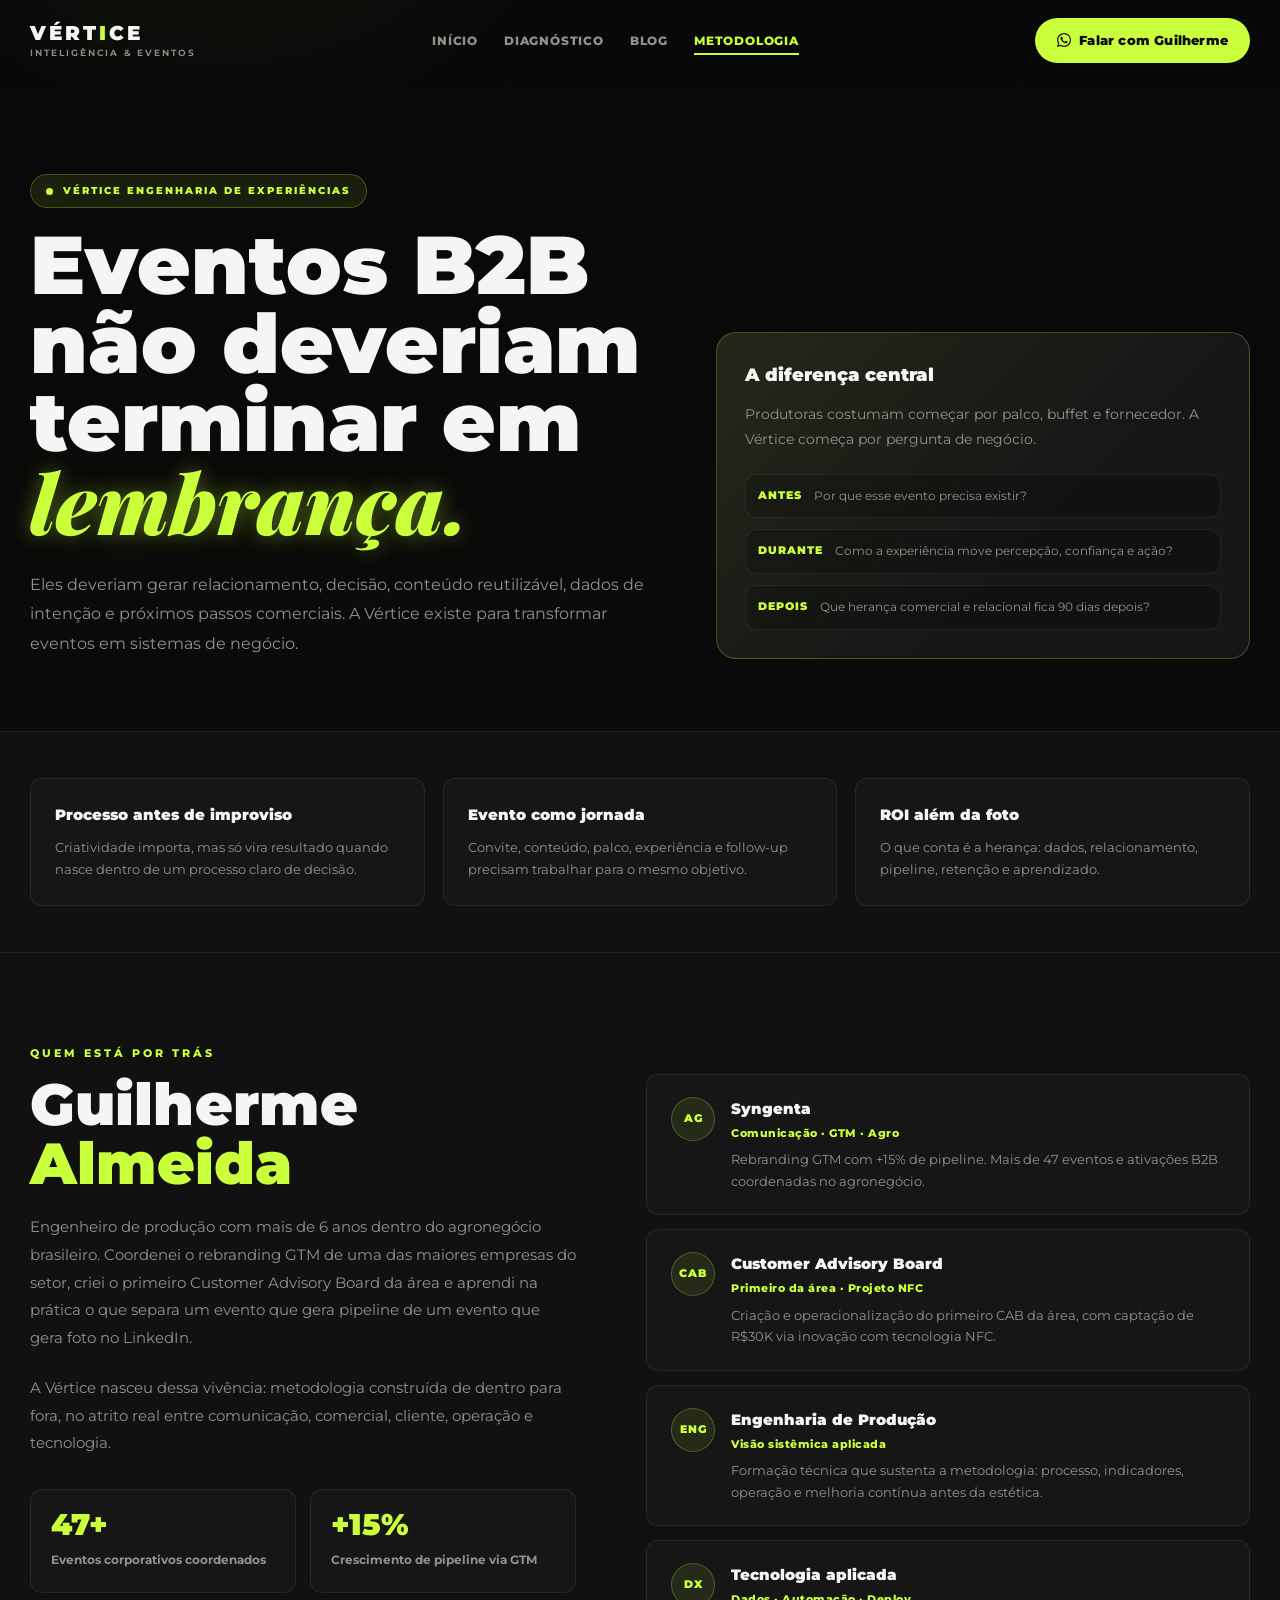
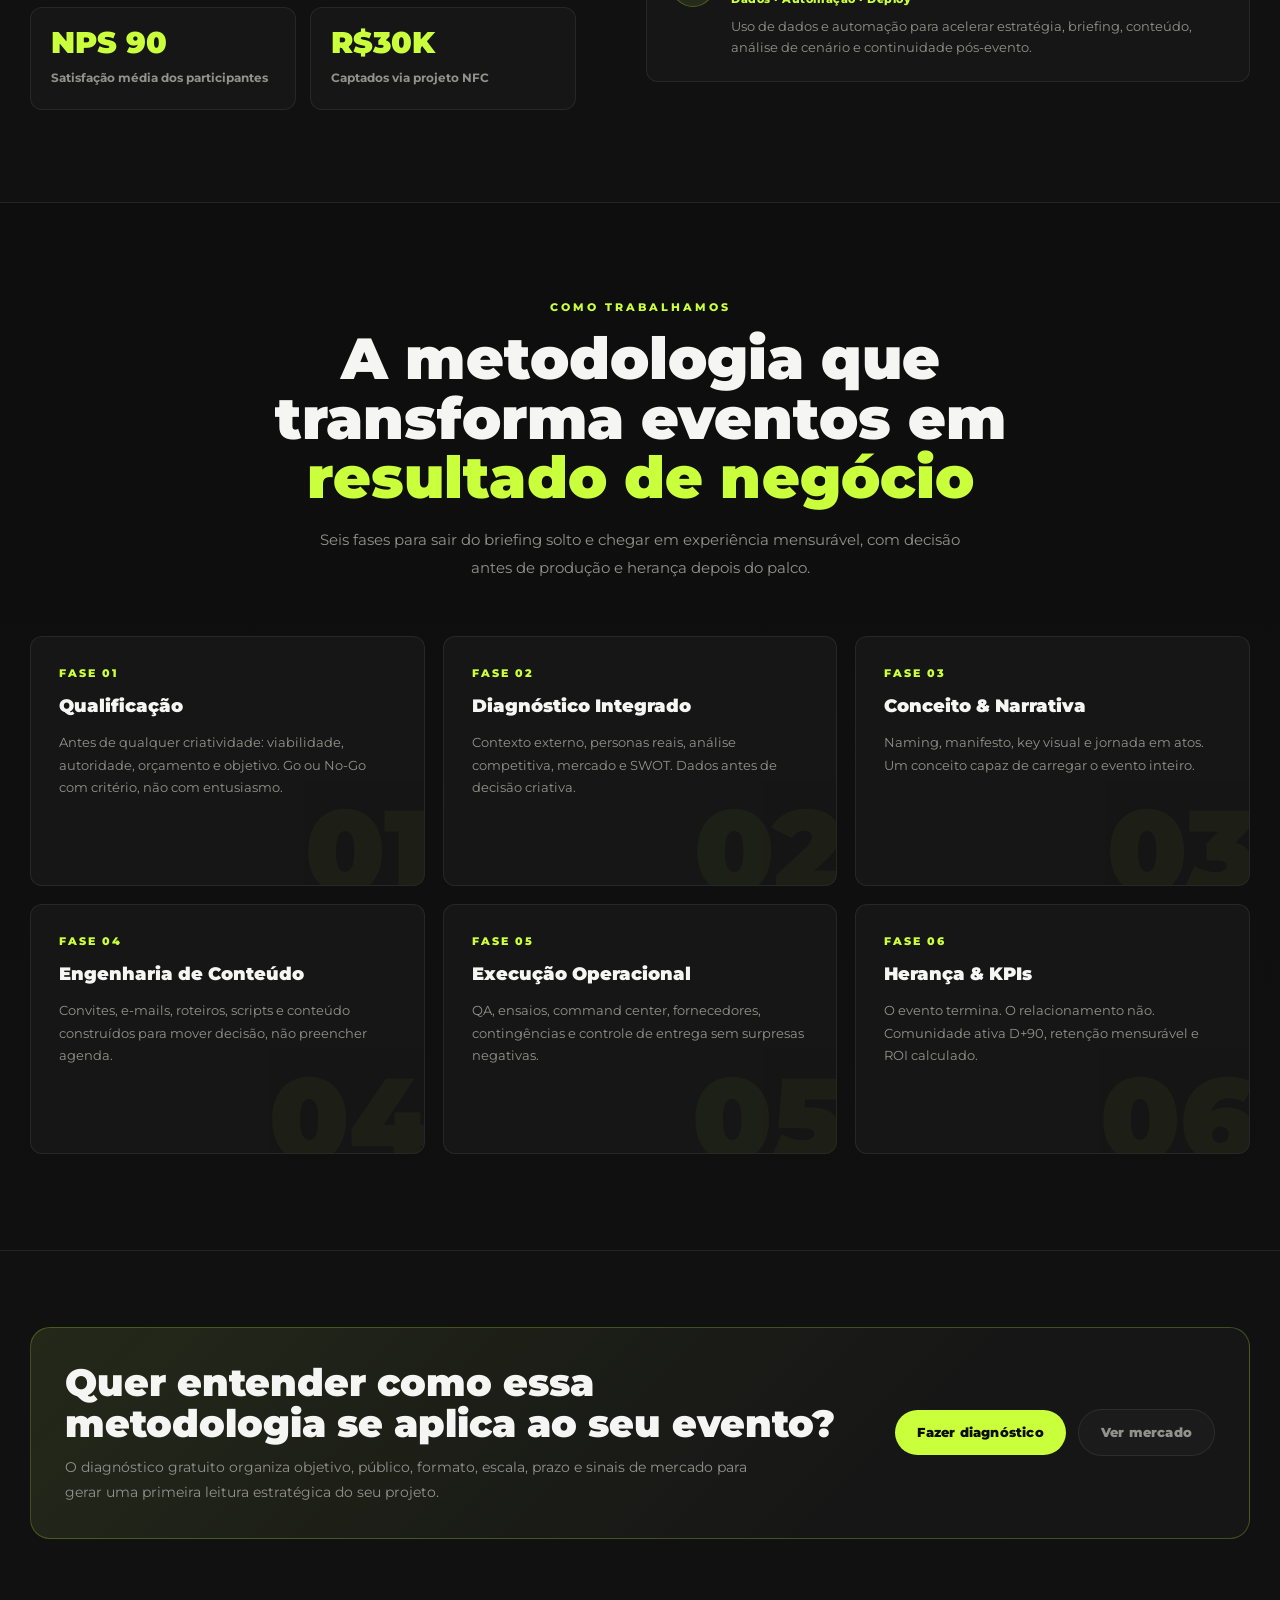
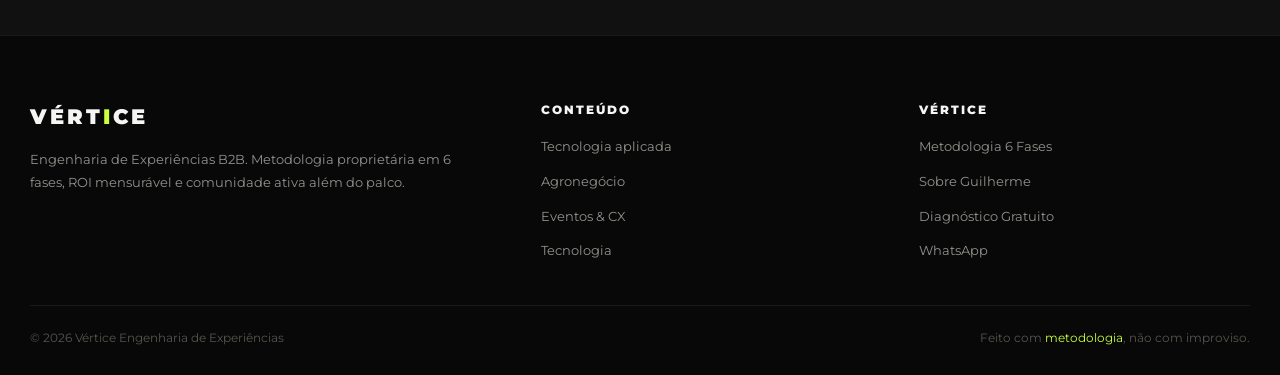
<file: vertice.html>
<!DOCTYPE html>
<html lang="pt-BR">
<head>
  <meta charset="UTF-8">
  <meta name="viewport" content="width=device-width, initial-scale=1.0">
  <meta name="description" content="Conheça a Vértice, a metodologia em 6 fases e a história de Guilherme Almeida na engenharia de experiências B2B.">
  <title>Vértice — Metodologia & Fundador</title>
  <link rel="preconnect" href="https://fonts.googleapis.com">
  <link rel="preconnect" href="https://fonts.gstatic.com" crossorigin>
  <link href="https://fonts.googleapis.com/css2?family=Montserrat:wght@300;400;500;600;700;800;900&family=Playfair+Display:ital,wght@0,700;0,900;1,700&display=swap" rel="stylesheet">
  <link rel="stylesheet" href="styles.css">
  <style>
    .institutional-hero {
      padding: 96px 0 72px;
      border-bottom: 1px solid var(--border);
      overflow: hidden;
    }

    .hero-grid {
      display: grid;
      grid-template-columns: minmax(0, 1.08fr) minmax(320px, 0.92fr);
      gap: 60px;
      align-items: end;
    }

    .eyebrow {
      display: inline-flex;
      align-items: center;
      gap: 10px;
      margin-bottom: 18px;
      padding: 8px 15px;
      border: 1px solid var(--border-neon);
      border-radius: 999px;
      background: var(--neon-dim);
      color: var(--neon);
      font-size: 10px;
      font-weight: 850;
      letter-spacing: 2px;
      text-transform: uppercase;
    }

    .hero-title {
      max-width: 880px;
      margin: 0;
      font-size: clamp(42px, 7vw, 82px);
      font-weight: 950;
      letter-spacing: 0;
      line-height: 0.96;
    }

    .hero-title span {
      color: var(--neon);
      font-family: var(--font-display);
      font-style: italic;
      text-shadow: var(--neon-glow);
    }

    .hero-copy {
      max-width: 720px;
      margin: 24px 0 0;
      color: var(--text-muted);
      font-size: 16px;
      line-height: 1.85;
    }

    .principle-card {
      padding: 28px;
      border: 1px solid var(--border-neon);
      border-radius: var(--radius-lg);
      background:
        linear-gradient(135deg, rgba(202, 255, 60, 0.08), transparent 62%),
        var(--bg-card);
    }

    .principle-card h2 {
      margin: 0 0 12px;
      font-size: 18px;
      font-weight: 900;
    }

    .principle-card p {
      margin: 0;
      color: var(--text-muted);
      font-size: 14px;
      line-height: 1.8;
    }

    .principle-list {
      display: grid;
      gap: 11px;
      margin: 22px 0 0;
      padding: 0;
      list-style: none;
    }

    .principle-list li {
      display: flex;
      align-items: flex-start;
      gap: 12px;
      padding: 12px;
      border: 1px solid var(--border);
      border-radius: var(--radius);
      background: rgba(0, 0, 0, 0.2);
      color: var(--text-muted);
      font-size: 12px;
      line-height: 1.55;
    }

    .principle-list strong {
      color: var(--neon);
      font-size: 11px;
      font-weight: 950;
      letter-spacing: 1px;
      white-space: nowrap;
    }

    .belief-band {
      padding: 46px 0;
      border-bottom: 1px solid var(--border);
      background: var(--bg-2);
    }

    .belief-grid {
      display: grid;
      grid-template-columns: repeat(3, minmax(0, 1fr));
      gap: 18px;
    }

    .belief {
      padding: 24px;
      border: 1px solid var(--border);
      border-radius: var(--radius);
      background: var(--bg-card);
    }

    .belief strong {
      display: block;
      margin-bottom: 9px;
      color: var(--text);
      font-size: 15px;
      font-weight: 900;
    }

    .belief p {
      margin: 0;
      color: var(--text-muted);
      font-size: 13px;
      line-height: 1.75;
    }

    .founder-section {
      padding: 92px 0;
      background: var(--bg-2);
      border-bottom: 1px solid var(--border);
    }

    .founder-grid {
      display: grid;
      grid-template-columns: minmax(0, 0.95fr) minmax(320px, 1.05fr);
      gap: 70px;
      align-items: center;
    }

    .founder-title {
      margin: 0 0 20px;
      font-size: clamp(34px, 5vw, 58px);
      font-weight: 950;
      line-height: 1.02;
      letter-spacing: 0;
    }

    .founder-title span {
      color: var(--neon);
    }

    .founder-copy {
      margin: 0 0 22px;
      color: var(--text-muted);
      font-size: 15px;
      line-height: 1.85;
    }

    .stat-grid {
      display: grid;
      grid-template-columns: repeat(2, minmax(0, 1fr));
      gap: 14px;
      margin-top: 32px;
    }

    .stat-card,
    .credential-card {
      border: 1px solid var(--border);
      border-radius: var(--radius);
      background: var(--bg-card);
      transition: border-color var(--tr), transform var(--tr);
    }

    .stat-card {
      padding: 20px;
    }

    .stat-card:hover,
    .credential-card:hover {
      border-color: var(--border-neon);
      transform: translateY(-3px);
    }

    .stat-card strong {
      display: block;
      margin-bottom: 6px;
      color: var(--neon);
      font-size: 30px;
      font-weight: 950;
      line-height: 1;
    }

    .stat-card span {
      color: var(--text-muted);
      font-size: 12px;
      font-weight: 700;
      line-height: 1.5;
    }

    .credential-stack {
      display: grid;
      gap: 14px;
    }

    .credential-card {
      display: grid;
      grid-template-columns: 44px 1fr;
      gap: 16px;
      padding: 22px 24px;
      align-items: start;
    }

    .credential-code {
      display: grid;
      place-items: center;
      width: 44px;
      height: 44px;
      border: 1px solid var(--border-neon);
      border-radius: 50%;
      color: var(--neon);
      background: var(--neon-dim);
      font-size: 11px;
      font-weight: 950;
      letter-spacing: 1px;
    }

    .credential-card h3 {
      margin: 0 0 4px;
      font-size: 15px;
      font-weight: 900;
    }

    .credential-card small {
      display: block;
      margin-bottom: 7px;
      color: var(--neon);
      font-size: 11px;
      font-weight: 800;
      letter-spacing: 0.5px;
    }

    .credential-card p {
      margin: 0;
      color: var(--text-muted);
      font-size: 13px;
      line-height: 1.65;
    }

    .method-section {
      padding: 96px 0;
    }

    .center-head {
      max-width: 820px;
      margin: 0 auto 54px;
      text-align: center;
    }

    .method-grid {
      display: grid;
      grid-template-columns: repeat(3, minmax(0, 1fr));
      gap: 18px;
    }

    .phase-card {
      position: relative;
      overflow: hidden;
      min-height: 250px;
      padding: 28px;
      border: 1px solid var(--border);
      border-radius: var(--radius);
      background: var(--bg-card);
      transition: border-color var(--tr), transform var(--tr);
    }

    .phase-card:hover {
      border-color: var(--border-neon);
      transform: translateY(-4px);
    }

    .phase-number {
      position: absolute;
      right: -8px;
      bottom: -24px;
      color: var(--neon);
      font-size: 116px;
      font-weight: 950;
      line-height: 1;
      opacity: 0.04;
      pointer-events: none;
    }

    .phase-label {
      margin-bottom: 10px;
      color: var(--neon);
      font-size: 11px;
      font-weight: 850;
      letter-spacing: 2px;
      text-transform: uppercase;
    }

    .phase-card h3 {
      margin: 0 0 10px;
      font-size: 18px;
      font-weight: 900;
    }

    .phase-card p {
      margin: 0;
      color: var(--text-muted);
      font-size: 13px;
      line-height: 1.75;
    }

    .cta-section {
      padding: 76px 0 96px;
      border-top: 1px solid var(--border);
      background: var(--bg-2);
    }

    .cta-panel {
      display: grid;
      grid-template-columns: minmax(0, 1fr) auto;
      gap: 30px;
      align-items: center;
      padding: 34px;
      border: 1px solid var(--border-neon);
      border-radius: var(--radius-lg);
      background: linear-gradient(135deg, rgba(202, 255, 60, 0.08), transparent 70%), var(--bg-card);
    }

    .cta-panel h2 {
      margin: 0 0 10px;
      font-size: clamp(24px, 3.5vw, 38px);
      font-weight: 950;
      letter-spacing: 0;
      line-height: 1.1;
    }

    .cta-panel p {
      max-width: 710px;
      margin: 0;
      color: var(--text-muted);
      font-size: 14px;
      line-height: 1.75;
    }

    .cta-actions {
      display: flex;
      gap: 12px;
      align-items: center;
      flex-wrap: wrap;
      justify-content: flex-end;
    }

    @media (max-width: 1020px) {
      .hero-grid,
      .founder-grid,
      .cta-panel {
        grid-template-columns: 1fr;
      }

      .belief-grid,
      .method-grid {
        grid-template-columns: repeat(2, minmax(0, 1fr));
      }

      .cta-actions {
        justify-content: flex-start;
      }
    }

    @media (max-width: 700px) {
      .institutional-hero {
        padding-top: 72px;
      }

      .belief-grid,
      .method-grid,
      .stat-grid {
        grid-template-columns: 1fr;
      }

      .credential-card {
        grid-template-columns: 1fr;
      }

      .cta-panel {
        padding: 24px;
      }
    }
  </style>
</head>
<body>
  <div data-component="header"></div>

  <main class="page-shell">
    <section class="institutional-hero">
      <div class="container hero-grid">
        <div>
          <div class="eyebrow reveal"><span class="pulse-dot"></span> Vértice Engenharia de Experiências</div>
          <h1 class="hero-title reveal d1">Eventos B2B não deveriam terminar em <span>lembrança.</span></h1>
          <p class="hero-copy reveal d2">
            Eles deveriam gerar relacionamento, decisão, conteúdo reutilizável, dados de intenção e próximos passos comerciais. A Vértice existe para transformar eventos em sistemas de negócio.
          </p>
        </div>

        <aside class="principle-card reveal d3">
          <h2>A diferença central</h2>
          <p>Produtoras costumam começar por palco, buffet e fornecedor. A Vértice começa por pergunta de negócio.</p>
          <ul class="principle-list">
            <li><strong>ANTES</strong><span>Por que esse evento precisa existir?</span></li>
            <li><strong>DURANTE</strong><span>Como a experiência move percepção, confiança e ação?</span></li>
            <li><strong>DEPOIS</strong><span>Que herança comercial e relacional fica 90 dias depois?</span></li>
          </ul>
        </aside>
      </div>
    </section>

    <section class="belief-band">
      <div class="container belief-grid">
        <article class="belief reveal d1">
          <strong>Processo antes de improviso</strong>
          <p>Criatividade importa, mas só vira resultado quando nasce dentro de um processo claro de decisão.</p>
        </article>
        <article class="belief reveal d2">
          <strong>Evento como jornada</strong>
          <p>Convite, conteúdo, palco, experiência e follow-up precisam trabalhar para o mesmo objetivo.</p>
        </article>
        <article class="belief reveal d3">
          <strong>ROI além da foto</strong>
          <p>O que conta é a herança: dados, relacionamento, pipeline, retenção e aprendizado.</p>
        </article>
      </div>
    </section>

    <section class="founder-section" id="fundador">
      <div class="container founder-grid">
        <div class="reveal">
          <div class="section-label">Quem está por trás</div>
          <h2 class="founder-title">Guilherme<br><span>Almeida</span></h2>
          <p class="founder-copy">
            Engenheiro de produção com mais de 6 anos dentro do agronegócio brasileiro. Coordenei o rebranding GTM de uma das maiores empresas do setor, criei o primeiro Customer Advisory Board da área e aprendi na prática o que separa um evento que gera pipeline de um evento que gera foto no LinkedIn.
          </p>
          <p class="founder-copy">
            A Vértice nasceu dessa vivência: metodologia construída de dentro para fora, no atrito real entre comunicação, comercial, cliente, operação e tecnologia.
          </p>

          <div class="stat-grid">
            <div class="stat-card"><strong>47+</strong><span>Eventos corporativos coordenados</span></div>
            <div class="stat-card"><strong>+15%</strong><span>Crescimento de pipeline via GTM</span></div>
            <div class="stat-card"><strong>NPS 90</strong><span>Satisfação média dos participantes</span></div>
            <div class="stat-card"><strong>R$30K</strong><span>Captados via projeto NFC</span></div>
          </div>
        </div>

        <div class="credential-stack reveal d2">
          <article class="credential-card">
            <div class="credential-code">AG</div>
            <div>
              <h3>Syngenta</h3>
              <small>Comunicação · GTM · Agro</small>
              <p>Rebranding GTM com +15% de pipeline. Mais de 47 eventos e ativações B2B coordenadas no agronegócio.</p>
            </div>
          </article>
          <article class="credential-card">
            <div class="credential-code">CAB</div>
            <div>
              <h3>Customer Advisory Board</h3>
              <small>Primeiro da área · Projeto NFC</small>
              <p>Criação e operacionalização do primeiro CAB da área, com captação de R$30K via inovação com tecnologia NFC.</p>
            </div>
          </article>
          <article class="credential-card">
            <div class="credential-code">ENG</div>
            <div>
              <h3>Engenharia de Produção</h3>
              <small>Visão sistêmica aplicada</small>
              <p>Formação técnica que sustenta a metodologia: processo, indicadores, operação e melhoria contínua antes da estética.</p>
            </div>
          </article>
          <article class="credential-card">
            <div class="credential-code">DX</div>
            <div>
              <h3>Tecnologia aplicada</h3>
              <small>Dados · Automação · Deploy</small>
              <p>Uso de dados e automação para acelerar estratégia, briefing, conteúdo, análise de cenário e continuidade pós-evento.</p>
            </div>
          </article>
        </div>
      </div>
    </section>

    <section class="method-section" id="metodologia">
      <div class="container">
        <div class="center-head reveal">
          <div class="section-label">Como trabalhamos</div>
          <h2 class="section-title">A metodologia que transforma eventos em <span class="neon">resultado de negócio</span></h2>
          <p class="section-copy" style="margin-inline:auto;">Seis fases para sair do briefing solto e chegar em experiência mensurável, com decisão antes de produção e herança depois do palco.</p>
        </div>

        <div class="method-grid">
          <article class="phase-card reveal d1">
            <div class="phase-number">01</div>
            <div class="phase-label">Fase 01</div>
            <h3>Qualificação</h3>
            <p>Antes de qualquer criatividade: viabilidade, autoridade, orçamento e objetivo. Go ou No-Go com critério, não com entusiasmo.</p>
          </article>
          <article class="phase-card reveal d2">
            <div class="phase-number">02</div>
            <div class="phase-label">Fase 02</div>
            <h3>Diagnóstico Integrado</h3>
            <p>Contexto externo, personas reais, análise competitiva, mercado e SWOT. Dados antes de decisão criativa.</p>
          </article>
          <article class="phase-card reveal d3">
            <div class="phase-number">03</div>
            <div class="phase-label">Fase 03</div>
            <h3>Conceito & Narrativa</h3>
            <p>Naming, manifesto, key visual e jornada em atos. Um conceito capaz de carregar o evento inteiro.</p>
          </article>
          <article class="phase-card reveal d1">
            <div class="phase-number">04</div>
            <div class="phase-label">Fase 04</div>
            <h3>Engenharia de Conteúdo</h3>
            <p>Convites, e-mails, roteiros, scripts e conteúdo construídos para mover decisão, não preencher agenda.</p>
          </article>
          <article class="phase-card reveal d2">
            <div class="phase-number">05</div>
            <div class="phase-label">Fase 05</div>
            <h3>Execução Operacional</h3>
            <p>QA, ensaios, command center, fornecedores, contingências e controle de entrega sem surpresas negativas.</p>
          </article>
          <article class="phase-card reveal d3">
            <div class="phase-number">06</div>
            <div class="phase-label">Fase 06</div>
            <h3>Herança & KPIs</h3>
            <p>O evento termina. O relacionamento não. Comunidade ativa D+90, retenção mensurável e ROI calculado.</p>
          </article>
        </div>
      </div>
    </section>

    <section class="cta-section">
      <div class="container">
        <div class="cta-panel reveal">
          <div>
            <h2>Quer entender como essa metodologia se aplica ao seu evento?</h2>
            <p>O diagnóstico gratuito organiza objetivo, público, formato, escala, prazo e sinais de mercado para gerar uma primeira leitura estratégica do seu projeto.</p>
          </div>
          <div class="cta-actions">
            <a class="btn btn-primary" href="diagnostico.html">Fazer diagnóstico</a>
            <a class="btn btn-ghost" href="mercado.html">Ver mercado</a>
          </div>
        </div>
      </div>
    </section>
  </main>

  <div data-component="footer"></div>
  <script src="components.js"></script>
</body>
</html>
</file>
<file: styles.css>
/* Vertice shared design system */
:root {
  --bg: #0d0d0d;
  --bg-2: #111;
  --bg-3: #080808;
  --bg-card: #161616;
  --text: #f5f5f3;
  --text-muted: #92928d;
  --text-dim: #55554f;
  --neon: #caff3c;
  --neon-dim: rgba(202, 255, 60, 0.09);
  --neon-soft: rgba(202, 255, 60, 0.18);
  --neon-glow: 0 0 20px rgba(202, 255, 60, 0.34), 0 0 60px rgba(202, 255, 60, 0.1);
  --border: rgba(255, 255, 255, 0.075);
  --border-strong: rgba(255, 255, 255, 0.14);
  --border-neon: rgba(202, 255, 60, 0.24);
  --danger: #ff7070;
  --success: #52d68a;
  --info: #7b9fff;
  --warning: #ffb454;
  --radius: 12px;
  --radius-lg: 20px;
  --font: "Montserrat", Arial, sans-serif;
  --font-display: "Playfair Display", Georgia, serif;
  --tr: 220ms ease;
}

*,
*::before,
*::after {
  box-sizing: border-box;
}

html {
  scroll-behavior: smooth;
  background: var(--bg);
}

body {
  margin: 0;
  min-height: 100vh;
  font-family: var(--font);
  color: var(--text);
  background:
    radial-gradient(circle at 18% -8%, rgba(202, 255, 60, 0.08), transparent 26rem),
    linear-gradient(180deg, var(--bg-3) 0%, var(--bg) 38%, var(--bg-2) 100%);
  line-height: 1.6;
  overflow-x: hidden;
}

body.no-scroll {
  overflow: hidden;
}

img,
svg,
video {
  max-width: 100%;
  display: block;
}

a {
  color: inherit;
}

button,
input,
textarea,
select {
  font: inherit;
}

button {
  border: 0;
}

::selection {
  background: var(--neon);
  color: #0d0d0d;
}

::-webkit-scrollbar {
  width: 6px;
}

::-webkit-scrollbar-track {
  background: var(--bg-3);
}

::-webkit-scrollbar-thumb {
  background: var(--neon);
  border-radius: 999px;
}

.scroll-progress {
  position: fixed;
  top: 0;
  left: 0;
  width: 100%;
  height: 3px;
  z-index: 1200;
  pointer-events: none;
}

.scroll-progress__bar {
  width: 0;
  height: 100%;
  background: linear-gradient(90deg, var(--neon), #fff);
  box-shadow: var(--neon-glow);
}

.container {
  width: min(1220px, calc(100% - 56px));
  margin-inline: auto;
}

.section {
  padding: 96px 0;
}

.section--tight {
  padding: 70px 0;
}

.section--band {
  background: var(--bg-2);
  border-block: 1px solid var(--border);
}

.section-label {
  margin-bottom: 12px;
  color: var(--neon);
  font-size: 11px;
  font-weight: 800;
  letter-spacing: 3px;
  text-transform: uppercase;
}

.section-title {
  margin: 0;
  font-size: clamp(30px, 5vw, 58px);
  font-weight: 900;
  letter-spacing: 0;
  line-height: 1.03;
}

.section-copy {
  max-width: 680px;
  margin: 18px 0 0;
  color: var(--text-muted);
  font-size: 15px;
  line-height: 1.85;
}

.neon {
  color: var(--neon);
}

.muted {
  color: var(--text-muted);
}

.display-serif {
  font-family: var(--font-display);
}

.pulse-dot {
  width: 7px;
  height: 7px;
  display: inline-block;
  border-radius: 50%;
  background: var(--neon);
  box-shadow: var(--neon-glow);
  animation: vtPulse 1.6s ease-in-out infinite;
}

@keyframes vtPulse {
  0%,
  100% {
    opacity: 1;
    transform: scale(1);
  }
  50% {
    opacity: 0.42;
    transform: scale(1.75);
  }
}

.reveal {
  opacity: 0;
  transform: translateY(28px);
  transition: opacity 560ms ease, transform 560ms ease;
}

.reveal.visible {
  opacity: 1;
  transform: none;
}

.d1 {
  transition-delay: 80ms;
}

.d2 {
  transition-delay: 160ms;
}

.d3 {
  transition-delay: 240ms;
}

.d4 {
  transition-delay: 320ms;
}

.btn {
  display: inline-flex;
  align-items: center;
  justify-content: center;
  gap: 8px;
  min-height: 44px;
  padding: 12px 22px;
  border-radius: 999px;
  text-decoration: none;
  font-size: 13px;
  font-weight: 850;
  letter-spacing: 0.2px;
  transition: background var(--tr), border-color var(--tr), color var(--tr), transform var(--tr), box-shadow var(--tr);
  cursor: pointer;
}

.btn:hover {
  transform: translateY(-2px);
}

.btn-primary {
  background: var(--neon);
  color: #0d0d0d;
}

.btn-primary:hover {
  background: #fff;
  box-shadow: var(--neon-glow);
}

.btn-secondary {
  border: 1px solid var(--border-neon);
  background: var(--neon-dim);
  color: var(--neon);
}

.btn-secondary:hover {
  border-color: var(--neon);
  background: rgba(202, 255, 60, 0.14);
}

.btn-ghost {
  border: 1px solid var(--border);
  background: rgba(255, 255, 255, 0.025);
  color: var(--text-muted);
}

.btn-ghost:hover {
  border-color: var(--border-strong);
  color: var(--text);
}

.card {
  background: var(--bg-card);
  border: 1px solid var(--border);
  border-radius: var(--radius);
  transition: transform var(--tr), border-color var(--tr), background var(--tr);
}

.card:hover {
  border-color: var(--border-neon);
  transform: translateY(-3px);
}

.vt-header {
  position: fixed;
  top: 0;
  left: 0;
  right: 0;
  z-index: 1000;
  padding: 18px 0;
  transition: padding var(--tr), background var(--tr), border-color var(--tr), backdrop-filter var(--tr);
}

.vt-header.is-scrolled {
  padding: 12px 0;
  background: rgba(13, 13, 13, 0.94);
  border-bottom: 1px solid var(--border);
  backdrop-filter: blur(18px);
  -webkit-backdrop-filter: blur(18px);
}

.vt-header__inner {
  display: flex;
  align-items: center;
  justify-content: space-between;
  gap: 20px;
}

.vt-logo {
  color: var(--text);
  text-decoration: none;
  font-size: 20px;
  font-weight: 950;
  letter-spacing: 3px;
  line-height: 1;
  text-transform: uppercase;
}

.vt-logo em {
  color: var(--neon);
  font-style: normal;
  text-shadow: var(--neon-glow);
}

.vt-logo__tag {
  display: block;
  margin-top: 5px;
  color: var(--text-muted);
  font-size: 9px;
  font-weight: 650;
  letter-spacing: 2px;
}

.vt-nav {
  display: flex;
  align-items: center;
  gap: 26px;
}

.vt-nav a {
  position: relative;
  color: var(--text-muted);
  text-decoration: none;
  font-size: 12px;
  font-weight: 800;
  letter-spacing: 0.8px;
  text-transform: uppercase;
  transition: color var(--tr);
}

.vt-nav a::after {
  content: "";
  position: absolute;
  left: 0;
  bottom: -5px;
  width: 0;
  height: 2px;
  background: var(--neon);
  transition: width var(--tr);
}

.vt-nav a:hover,
.vt-nav a.active {
  color: var(--text);
}

.vt-nav a.active {
  color: var(--neon);
}

.vt-nav a:hover::after,
.vt-nav a.active::after {
  width: 100%;
}

.vt-header__actions {
  display: flex;
  align-items: center;
  gap: 14px;
}

.vt-menu-btn {
  width: 42px;
  height: 42px;
  display: none;
  place-items: center;
  border: 1px solid var(--border);
  border-radius: 50%;
  background: rgba(255, 255, 255, 0.03);
  color: var(--text);
  cursor: pointer;
}

.vt-menu-btn span,
.vt-menu-btn::before,
.vt-menu-btn::after {
  content: "";
  width: 18px;
  height: 2px;
  display: block;
  border-radius: 2px;
  background: currentColor;
}

.vt-menu-btn span {
  margin: 5px 0;
}

.vt-mobile-nav {
  position: fixed;
  inset: 0;
  z-index: 1100;
  display: grid;
  place-items: center;
  padding: 32px;
  background: rgba(8, 8, 8, 0.98);
  opacity: 0;
  visibility: hidden;
  transform: translateY(-12px);
  transition: opacity var(--tr), visibility var(--tr), transform var(--tr);
}

.vt-mobile-nav.open {
  opacity: 1;
  visibility: visible;
  transform: none;
}

.vt-mobile-nav__close {
  position: absolute;
  top: 22px;
  right: 24px;
  width: 44px;
  height: 44px;
  border: 1px solid var(--border);
  border-radius: 50%;
  background: rgba(255, 255, 255, 0.03);
  color: var(--text-muted);
  font-size: 28px;
  cursor: pointer;
}

.vt-mobile-nav__links {
  display: flex;
  flex-direction: column;
  align-items: center;
  gap: 24px;
}

.vt-mobile-nav a {
  color: var(--text);
  text-decoration: none;
  font-size: clamp(22px, 8vw, 42px);
  font-weight: 900;
  letter-spacing: 1px;
  line-height: 1;
  text-transform: uppercase;
}

.vt-mobile-nav a.active,
.vt-mobile-nav a:hover {
  color: var(--neon);
}

.vt-footer {
  background: var(--bg-3);
  border-top: 1px solid var(--border);
  padding: 64px 0 28px;
}

.vt-footer__grid {
  display: grid;
  grid-template-columns: minmax(260px, 1.4fr) 1fr 1fr;
  gap: 48px;
  margin-bottom: 42px;
}

.vt-footer__logo {
  margin-bottom: 14px;
  font-size: 21px;
  font-weight: 950;
  letter-spacing: 3px;
  text-transform: uppercase;
}

.vt-footer__logo em {
  color: var(--neon);
  font-style: normal;
}

.vt-footer__desc {
  max-width: 430px;
  margin: 0;
  color: var(--text-muted);
  font-size: 13px;
  line-height: 1.8;
}

.vt-footer__col h4 {
  margin: 0 0 14px;
  color: var(--text);
  font-size: 12px;
  font-weight: 850;
  letter-spacing: 2px;
  text-transform: uppercase;
}

.vt-footer__col ul {
  display: grid;
  gap: 9px;
  margin: 0;
  padding: 0;
  list-style: none;
}

.vt-footer__col a {
  color: var(--text-muted);
  text-decoration: none;
  font-size: 13px;
  transition: color var(--tr);
}

.vt-footer__col a:hover {
  color: var(--neon);
}

.vt-footer__bottom {
  display: flex;
  align-items: center;
  justify-content: space-between;
  gap: 20px;
  padding-top: 22px;
  border-top: 1px solid var(--border);
  color: var(--text-dim);
  font-size: 12px;
}

.vt-footer__bottom p {
  margin: 0;
}

.page-shell {
  min-height: 100vh;
  padding-top: 78px;
}

@media (prefers-reduced-motion: reduce) {
  *,
  *::before,
  *::after {
    scroll-behavior: auto !important;
    animation-duration: 1ms !important;
    transition-duration: 1ms !important;
  }

  .reveal {
    opacity: 1;
    transform: none;
  }
}

@media (max-width: 1024px) {
  .vt-nav,
  .vt-header .btn-primary {
    display: none;
  }

  .vt-menu-btn {
    display: grid;
  }

  .vt-footer__grid {
    grid-template-columns: 1fr 1fr;
  }
}

@media (max-width: 720px) {
  .container {
    width: min(100% - 36px, 1220px);
  }

  .section {
    padding: 74px 0;
  }

  .section-title {
    font-size: clamp(30px, 11vw, 44px);
  }

  .vt-logo {
    font-size: 18px;
    letter-spacing: 2px;
  }

  .vt-logo__tag {
    font-size: 8px;
  }

  .vt-footer__grid,
  .vt-footer__bottom {
    grid-template-columns: 1fr;
  }

  .vt-footer__grid {
    display: grid;
    gap: 34px;
  }

  .vt-footer__bottom {
    display: grid;
    justify-items: start;
  }
}
</file>
